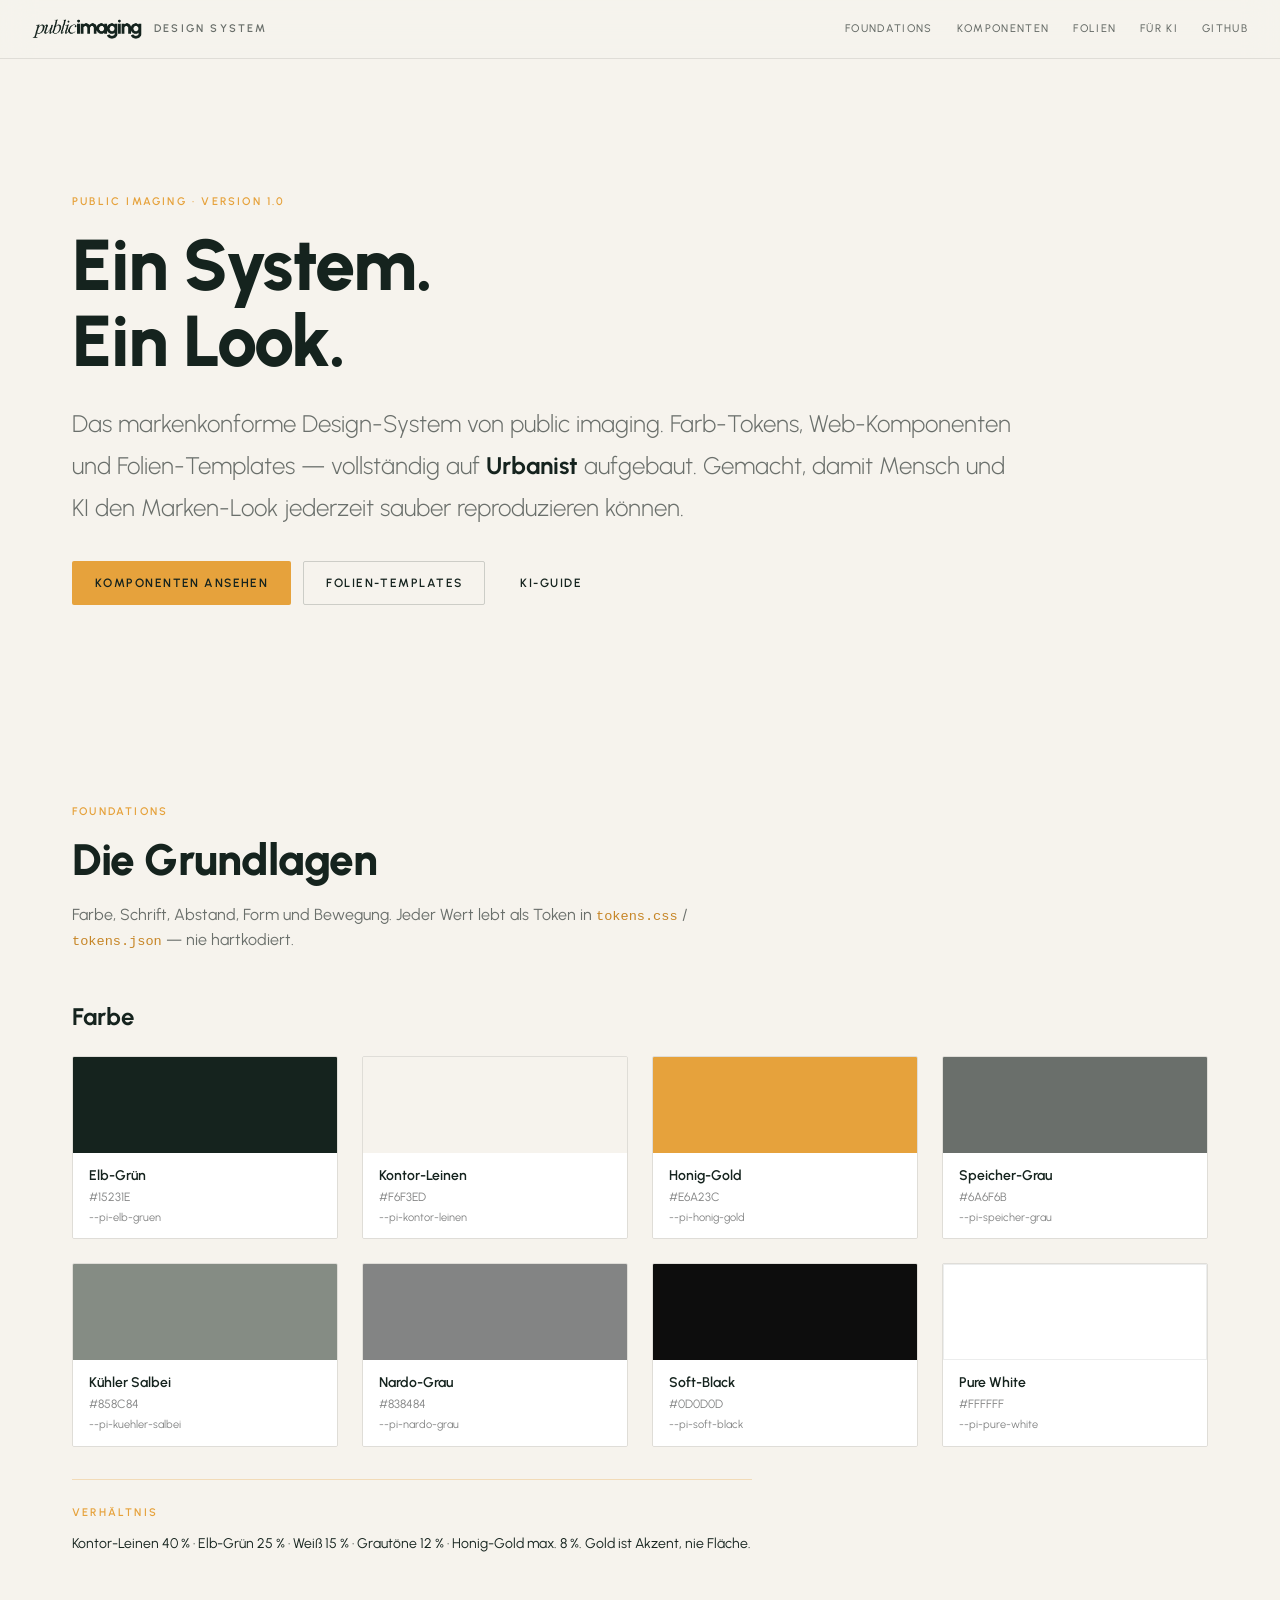
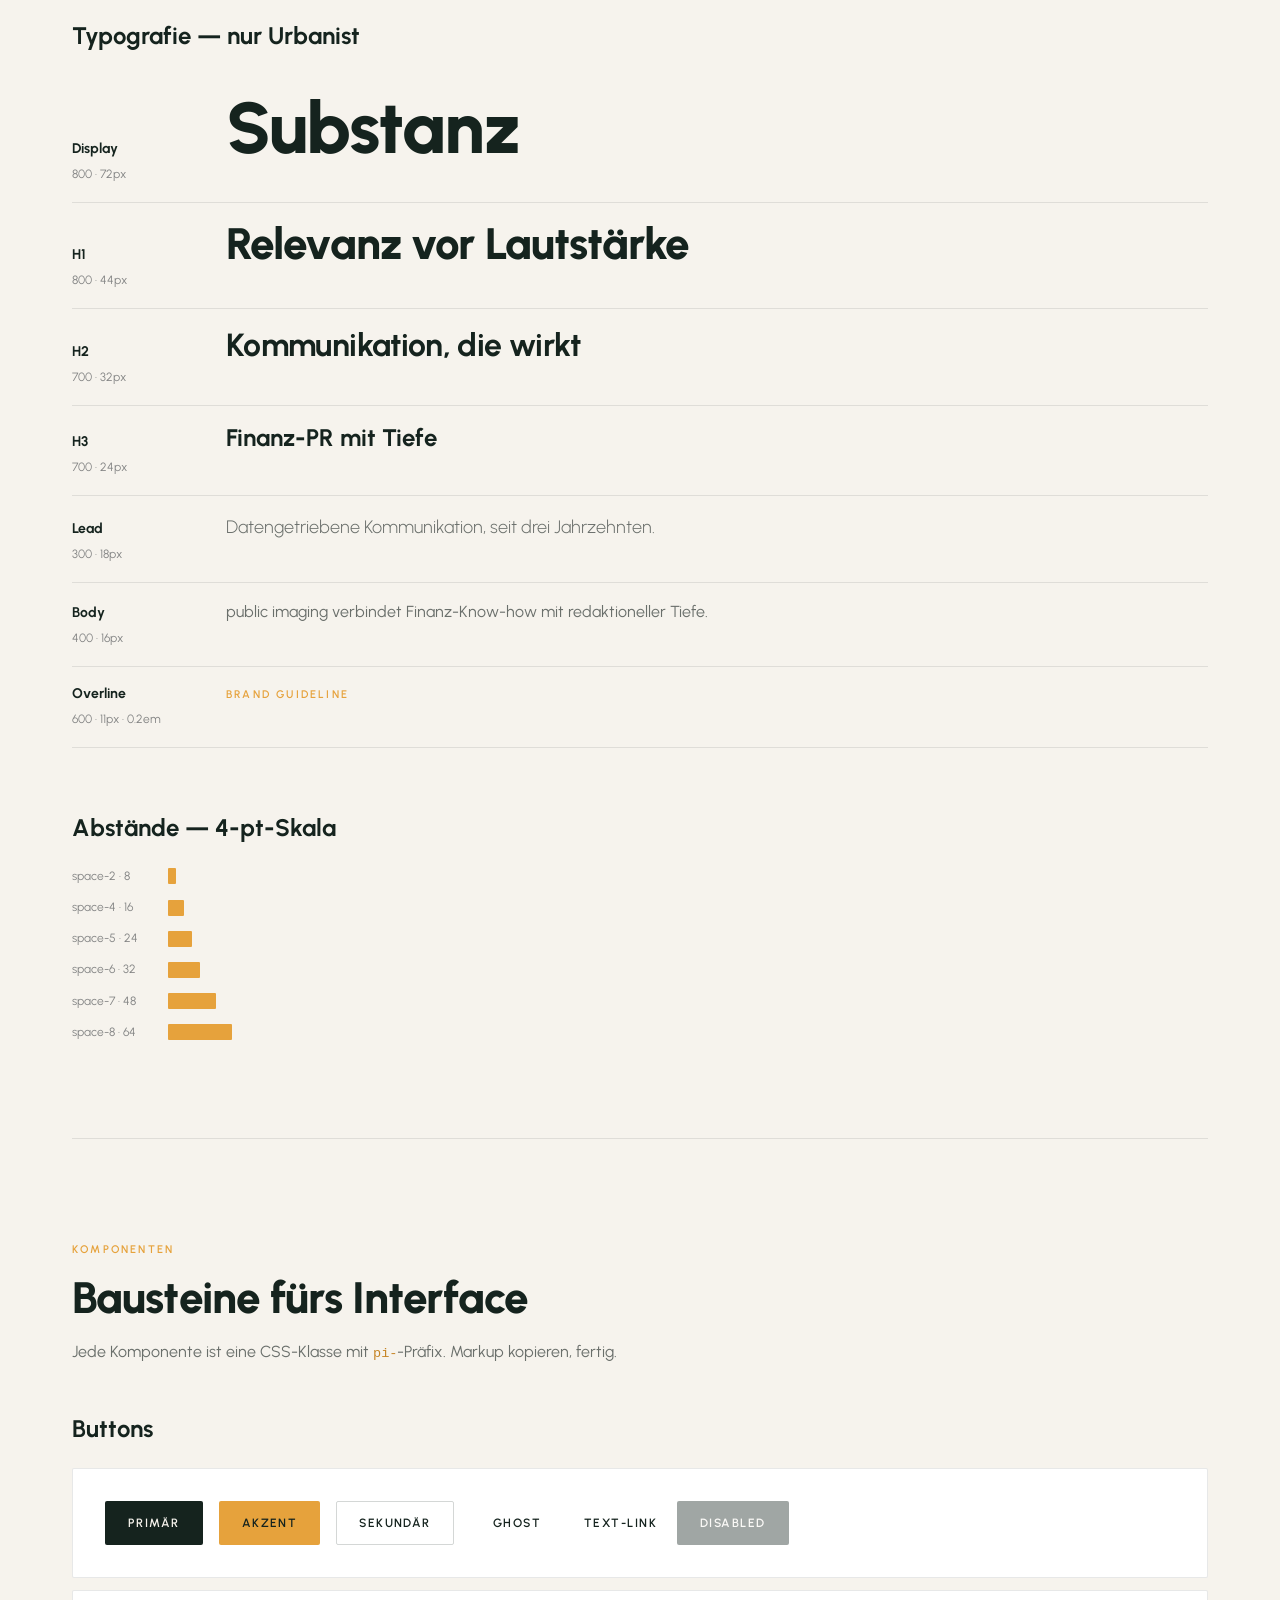
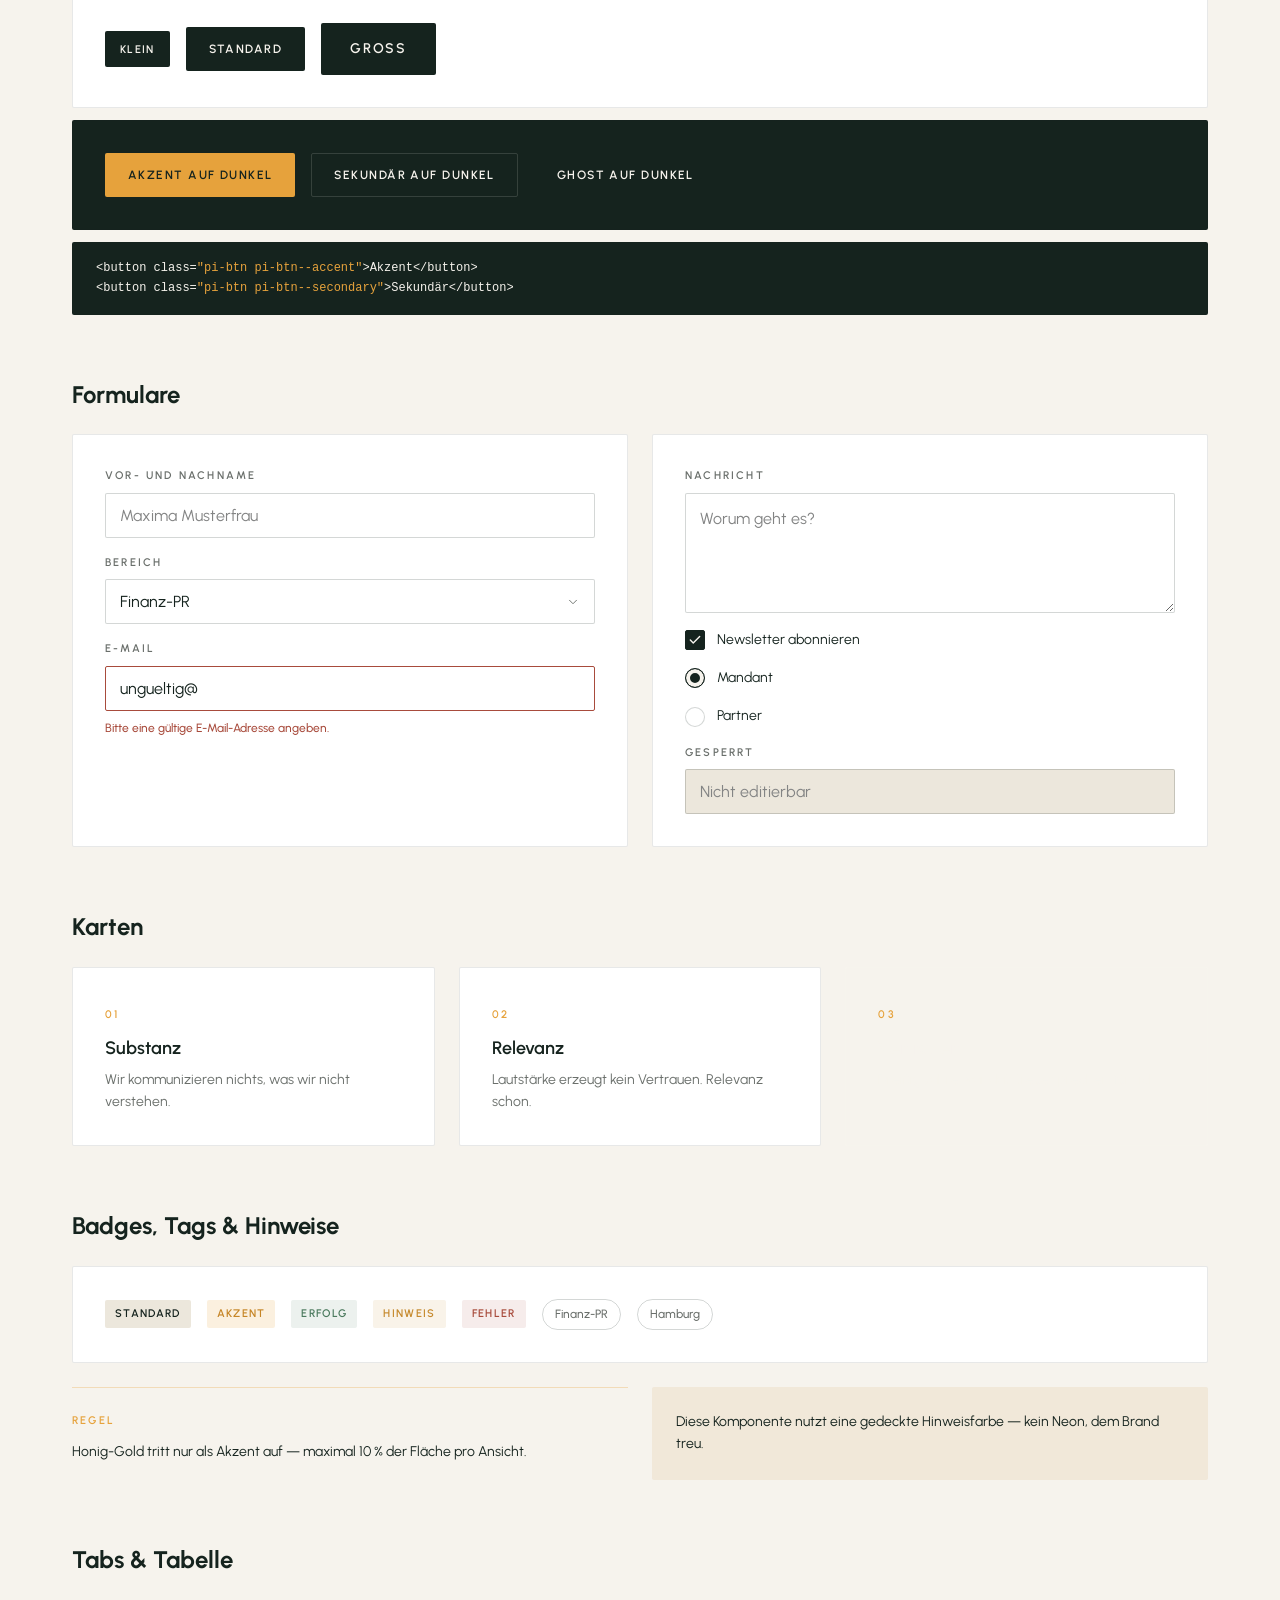
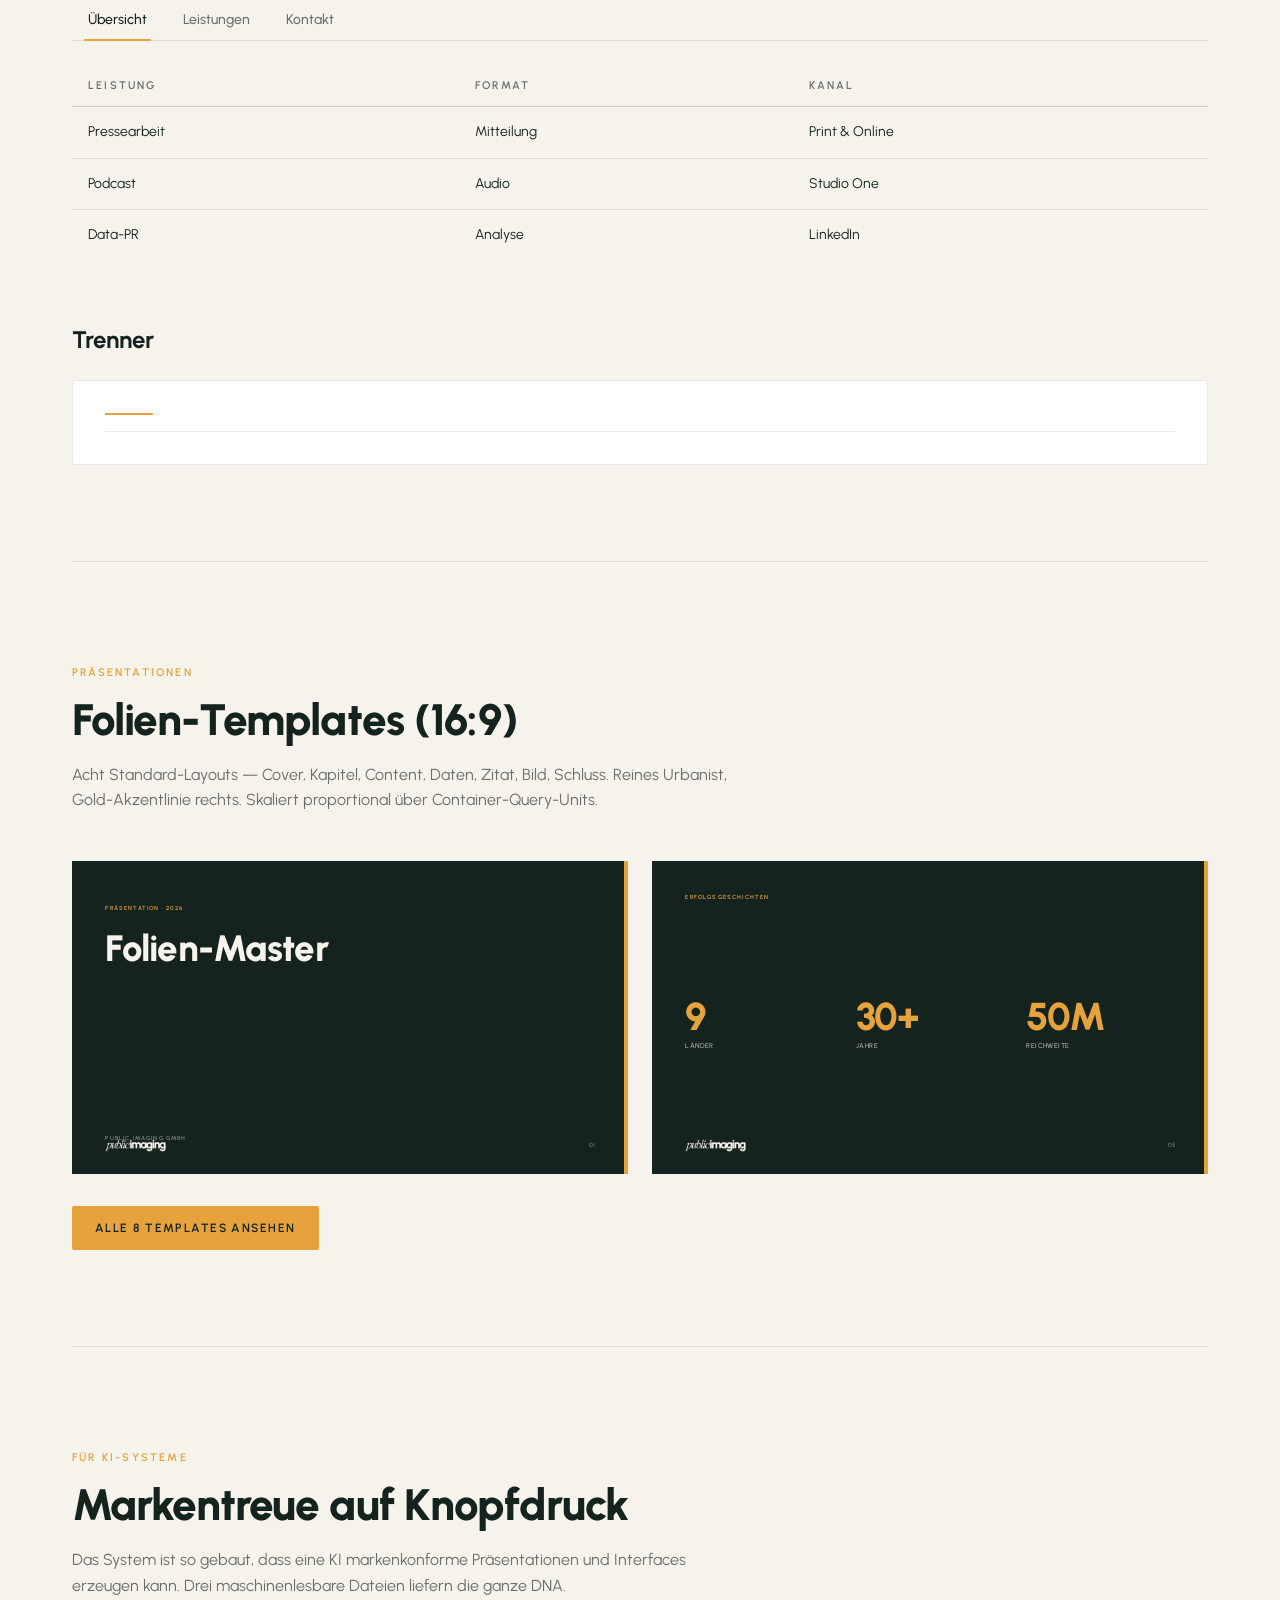
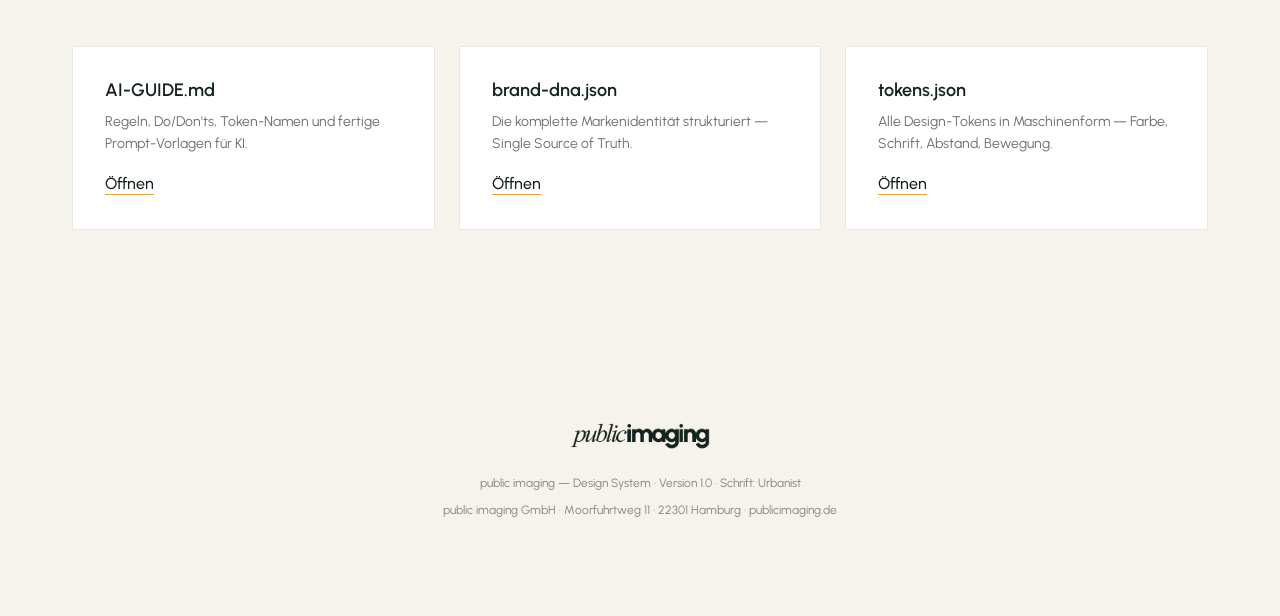
<file: index.html>
<!DOCTYPE html>
<html lang="de">
<head>
<meta charset="UTF-8">
<meta name="viewport" content="width=device-width, initial-scale=1.0">
<title>public imaging — Design System</title>
<meta name="description" content="Das markenkonforme Design-System von public imaging. Tokens, Komponenten und Folien-Templates auf Urbanist-Basis — für KI-gestützte, markentreue Präsentationen und Interfaces.">
<link rel="icon" href="assets/logo/pi-favicon-dunkel.png">
<link rel="stylesheet" href="tokens/tokens.css">
<link rel="stylesheet" href="css/design-system.css">
<link rel="stylesheet" href="css/slides.css">
<style>
  /* Doku-spezifisches Layout (nutzt die Tokens) */
  .ds-nav {
    position: sticky; top: 0; z-index: 50;
    display: flex; align-items: center; justify-content: space-between;
    padding: var(--pi-space-4) var(--pi-space-6);
    background: rgba(246, 243, 237, 0.9);
    backdrop-filter: blur(16px); -webkit-backdrop-filter: blur(16px);
    border-bottom: 1px solid var(--pi-line);
  }
  .ds-nav__brand { display: flex; align-items: center; gap: var(--pi-space-3); }
  .ds-nav__brand img { height: 22px; width: auto; }
  .ds-nav__links { display: flex; gap: var(--pi-space-5); flex-wrap: wrap; }
  @media (max-width: 760px) { .ds-nav__links { display: none; } }

  .ds-wrap { max-width: var(--pi-content-max); margin: 0 auto; padding: 0 var(--pi-space-6); }
  .ds-section { padding: var(--pi-space-9) 0; border-top: 1px solid var(--pi-line); }
  .ds-section:first-of-type { border-top: none; }
  .ds-section__head { margin-bottom: var(--pi-space-7); }

  .ds-hero { padding: var(--pi-space-10) 0 var(--pi-space-9); }

  .ds-grid { display: grid; gap: var(--pi-space-5); }
  .ds-grid--2 { grid-template-columns: repeat(2, 1fr); }
  .ds-grid--3 { grid-template-columns: repeat(3, 1fr); }
  .ds-grid--4 { grid-template-columns: repeat(4, 1fr); }
  @media (max-width: 760px) { .ds-grid--2, .ds-grid--3, .ds-grid--4 { grid-template-columns: 1fr; } }

  /* Farb-Swatch */
  .ds-swatch { border: 1px solid var(--pi-line); border-radius: var(--pi-radius-hairline); overflow: hidden; }
  .ds-swatch__color { height: 96px; }
  .ds-swatch__meta { padding: var(--pi-space-3) var(--pi-space-4); background: var(--pi-surface); }
  .ds-swatch__name { font-weight: var(--pi-weight-semibold); font-size: var(--pi-text-sm); }
  .ds-swatch__hex { font-size: var(--pi-text-xs); color: var(--pi-text-faint); font-variant-numeric: tabular-nums; }
  .ds-swatch__var { font-size: var(--pi-text-2xs); color: var(--pi-nardo-grau); margin-top: 2px; }

  /* Demo-Block + Code */
  .ds-demo {
    border: 1px solid var(--pi-line); border-radius: var(--pi-radius-hairline);
    padding: var(--pi-space-6); background: var(--pi-surface);
    display: flex; flex-wrap: wrap; gap: var(--pi-space-4); align-items: center;
  }
  .ds-demo--dark { background: var(--pi-elb-gruen); }
  .ds-demo--stack { flex-direction: column; align-items: stretch; }
  .ds-code {
    margin: var(--pi-space-3) 0 0;
    background: var(--pi-elb-gruen); color: var(--pi-kontor-leinen);
    border-radius: var(--pi-radius-hairline);
    padding: var(--pi-space-4) var(--pi-space-5);
    font-family: "SF Mono", "Fira Code", Consolas, monospace;
    font-size: var(--pi-text-xs); line-height: 1.7;
    overflow-x: auto; white-space: pre;
  }
  .ds-code .t { color: var(--pi-honig-gold); }

  .ds-label-row { margin-bottom: var(--pi-space-4); }
  .ds-type-row { display: flex; align-items: baseline; gap: var(--pi-space-5); padding: var(--pi-space-4) 0; border-bottom: 1px solid var(--pi-line); }
  .ds-type-row__meta { min-width: 130px; }
  .ds-type-row__meta b { font-size: var(--pi-text-sm); display: block; }
  .ds-type-row__meta span { font-size: var(--pi-text-xs); color: var(--pi-text-faint); }

  .ds-space-bar { background: var(--pi-honig-gold); height: 16px; border-radius: 1px; }
</style>
</head>
<body>

<!-- NAV -->
<nav class="ds-nav">
  <div class="ds-nav__brand">
    <img src="assets/logo/pi-logo-gruen.png" alt="public imaging">
    <span class="pi-kicker pi-kicker--muted" style="font-size: var(--pi-text-2xs);">Design System</span>
  </div>
  <div class="ds-nav__links">
    <a class="pi-nav-link" href="#foundations">Foundations</a>
    <a class="pi-nav-link" href="#components">Komponenten</a>
    <a class="pi-nav-link" href="#slides">Folien</a>
    <a class="pi-nav-link" href="#ai">Für KI</a>
    <a class="pi-nav-link" href="https://github.com/hpmunk-alt/public-imaging-design-system">GitHub</a>
  </div>
</nav>

<div class="ds-wrap">

  <!-- HERO -->
  <header class="ds-hero">
    <span class="pi-kicker">public imaging · Version 1.0</span>
    <h1 class="pi-display" style="margin-top: var(--pi-space-4); font-size: clamp(2.5rem, 7vw, 4.5rem);">Ein System.<br>Ein Look.</h1>
    <p class="pi-lead" style="margin-top: var(--pi-space-5); font-size: var(--pi-text-lg);">Das markenkonforme Design-System von public imaging. Farb-Tokens, Web-Komponenten und Folien-Templates — vollständig auf <strong style="color: var(--pi-elb-gruen); font-weight: var(--pi-weight-bold);">Urbanist</strong> aufgebaut. Gemacht, damit Mensch und KI den Marken-Look jederzeit sauber reproduzieren können.</p>
    <div style="display: flex; gap: var(--pi-space-3); margin-top: var(--pi-space-6); flex-wrap: wrap;">
      <a class="pi-btn pi-btn--accent" href="#components">Komponenten ansehen</a>
      <a class="pi-btn pi-btn--secondary" href="examples/slides.html">Folien-Templates</a>
      <a class="pi-btn pi-btn--ghost" href="ai/AI-GUIDE.md">KI-Guide</a>
    </div>
  </header>

  <!-- ===================== FOUNDATIONS ===================== -->
  <section class="ds-section" id="foundations">
    <div class="ds-section__head">
      <span class="pi-kicker">Foundations</span>
      <h2 class="pi-h1" style="margin-top: var(--pi-space-3);">Die Grundlagen</h2>
      <p class="pi-body" style="margin-top: var(--pi-space-4);">Farbe, Schrift, Abstand, Form und Bewegung. Jeder Wert lebt als Token in <code style="font-family: monospace; font-size: 0.85em; color: var(--pi-honig-gold-active);">tokens.css</code> / <code style="font-family: monospace; font-size: 0.85em; color: var(--pi-honig-gold-active);">tokens.json</code> — nie hartkodiert.</p>
    </div>

    <!-- Farbe -->
    <h3 class="pi-h3" style="margin-bottom: var(--pi-space-5);">Farbe</h3>
    <div class="ds-grid ds-grid--4">
      <div class="ds-swatch"><div class="ds-swatch__color" style="background:#15231E"></div><div class="ds-swatch__meta"><div class="ds-swatch__name">Elb-Grün</div><div class="ds-swatch__hex">#15231E</div><div class="ds-swatch__var">--pi-elb-gruen</div></div></div>
      <div class="ds-swatch"><div class="ds-swatch__color" style="background:#F6F3ED"></div><div class="ds-swatch__meta"><div class="ds-swatch__name">Kontor-Leinen</div><div class="ds-swatch__hex">#F6F3ED</div><div class="ds-swatch__var">--pi-kontor-leinen</div></div></div>
      <div class="ds-swatch"><div class="ds-swatch__color" style="background:#E6A23C"></div><div class="ds-swatch__meta"><div class="ds-swatch__name">Honig-Gold</div><div class="ds-swatch__hex">#E6A23C</div><div class="ds-swatch__var">--pi-honig-gold</div></div></div>
      <div class="ds-swatch"><div class="ds-swatch__color" style="background:#6A6F6B"></div><div class="ds-swatch__meta"><div class="ds-swatch__name">Speicher-Grau</div><div class="ds-swatch__hex">#6A6F6B</div><div class="ds-swatch__var">--pi-speicher-grau</div></div></div>
      <div class="ds-swatch"><div class="ds-swatch__color" style="background:#858C84"></div><div class="ds-swatch__meta"><div class="ds-swatch__name">Kühler Salbei</div><div class="ds-swatch__hex">#858C84</div><div class="ds-swatch__var">--pi-kuehler-salbei</div></div></div>
      <div class="ds-swatch"><div class="ds-swatch__color" style="background:#838484"></div><div class="ds-swatch__meta"><div class="ds-swatch__name">Nardo-Grau</div><div class="ds-swatch__hex">#838484</div><div class="ds-swatch__var">--pi-nardo-grau</div></div></div>
      <div class="ds-swatch"><div class="ds-swatch__color" style="background:#0D0D0D"></div><div class="ds-swatch__meta"><div class="ds-swatch__name">Soft-Black</div><div class="ds-swatch__hex">#0D0D0D</div><div class="ds-swatch__var">--pi-soft-black</div></div></div>
      <div class="ds-swatch"><div class="ds-swatch__color" style="background:#FFFFFF; box-shadow: inset 0 0 0 1px rgba(21,35,30,0.08)"></div><div class="ds-swatch__meta"><div class="ds-swatch__name">Pure White</div><div class="ds-swatch__hex">#FFFFFF</div><div class="ds-swatch__var">--pi-pure-white</div></div></div>
    </div>
    <div class="pi-note" style="margin-top: var(--pi-space-6);">
      <span class="pi-note__kicker">Verhältnis</span>
      <p class="pi-note__body">Kontor-Leinen 40 % · Elb-Grün 25 % · Weiß 15 % · Grautöne 12 % · Honig-Gold max. 8 %. Gold ist Akzent, nie Fläche.</p>
    </div>

    <!-- Typografie -->
    <h3 class="pi-h3" style="margin: var(--pi-space-8) 0 var(--pi-space-5);">Typografie — nur Urbanist</h3>
    <div>
      <div class="ds-type-row"><div class="ds-type-row__meta"><b>Display</b><span>800 · 72px</span></div><div class="pi-display">Substanz</div></div>
      <div class="ds-type-row"><div class="ds-type-row__meta"><b>H1</b><span>800 · 44px</span></div><div class="pi-h1">Relevanz vor Lautstärke</div></div>
      <div class="ds-type-row"><div class="ds-type-row__meta"><b>H2</b><span>700 · 32px</span></div><div class="pi-h2">Kommunikation, die wirkt</div></div>
      <div class="ds-type-row"><div class="ds-type-row__meta"><b>H3</b><span>700 · 24px</span></div><div class="pi-h3">Finanz-PR mit Tiefe</div></div>
      <div class="ds-type-row"><div class="ds-type-row__meta"><b>Lead</b><span>300 · 18px</span></div><div class="pi-lead" style="margin:0;">Datengetriebene Kommunikation, seit drei Jahrzehnten.</div></div>
      <div class="ds-type-row"><div class="ds-type-row__meta"><b>Body</b><span>400 · 16px</span></div><div class="pi-body" style="margin:0;">public imaging verbindet Finanz-Know-how mit redaktioneller Tiefe.</div></div>
      <div class="ds-type-row"><div class="ds-type-row__meta"><b>Overline</b><span>600 · 11px · 0.2em</span></div><div class="pi-kicker">Brand Guideline</div></div>
    </div>

    <!-- Abstände -->
    <h3 class="pi-h3" style="margin: var(--pi-space-8) 0 var(--pi-space-5);">Abstände — 4-pt-Skala</h3>
    <div style="display: flex; flex-direction: column; gap: var(--pi-space-3);">
      <div style="display:flex; align-items:center; gap: var(--pi-space-4);"><span class="pi-caption" style="min-width: 80px;">space-2 · 8</span><div class="ds-space-bar" style="width:8px"></div></div>
      <div style="display:flex; align-items:center; gap: var(--pi-space-4);"><span class="pi-caption" style="min-width: 80px;">space-4 · 16</span><div class="ds-space-bar" style="width:16px"></div></div>
      <div style="display:flex; align-items:center; gap: var(--pi-space-4);"><span class="pi-caption" style="min-width: 80px;">space-5 · 24</span><div class="ds-space-bar" style="width:24px"></div></div>
      <div style="display:flex; align-items:center; gap: var(--pi-space-4);"><span class="pi-caption" style="min-width: 80px;">space-6 · 32</span><div class="ds-space-bar" style="width:32px"></div></div>
      <div style="display:flex; align-items:center; gap: var(--pi-space-4);"><span class="pi-caption" style="min-width: 80px;">space-7 · 48</span><div class="ds-space-bar" style="width:48px"></div></div>
      <div style="display:flex; align-items:center; gap: var(--pi-space-4);"><span class="pi-caption" style="min-width: 80px;">space-8 · 64</span><div class="ds-space-bar" style="width:64px"></div></div>
    </div>
  </section>

  <!-- ===================== KOMPONENTEN ===================== -->
  <section class="ds-section" id="components">
    <div class="ds-section__head">
      <span class="pi-kicker">Komponenten</span>
      <h2 class="pi-h1" style="margin-top: var(--pi-space-3);">Bausteine fürs Interface</h2>
      <p class="pi-body" style="margin-top: var(--pi-space-4);">Jede Komponente ist eine CSS-Klasse mit <code style="font-family:monospace;font-size:.85em;color:var(--pi-honig-gold-active);">pi-</code>-Präfix. Markup kopieren, fertig.</p>
    </div>

    <!-- Buttons -->
    <h3 class="pi-h3" style="margin-bottom: var(--pi-space-5);">Buttons</h3>
    <div class="ds-demo">
      <button class="pi-btn">Primär</button>
      <button class="pi-btn pi-btn--accent">Akzent</button>
      <button class="pi-btn pi-btn--secondary">Sekundär</button>
      <button class="pi-btn pi-btn--ghost">Ghost</button>
      <button class="pi-btn pi-btn--text">Text-Link</button>
      <button class="pi-btn" disabled>Disabled</button>
    </div>
    <div class="ds-demo" style="margin-top: var(--pi-space-3);">
      <button class="pi-btn pi-btn--sm">Klein</button>
      <button class="pi-btn">Standard</button>
      <button class="pi-btn pi-btn--lg">Groß</button>
    </div>
    <div class="ds-demo ds-demo--dark pi-on-dark" style="margin-top: var(--pi-space-3);">
      <button class="pi-btn pi-btn--accent">Akzent auf Dunkel</button>
      <button class="pi-btn pi-btn--secondary">Sekundär auf Dunkel</button>
      <button class="pi-btn pi-btn--ghost">Ghost auf Dunkel</button>
    </div>
    <pre class="ds-code">&lt;button class=<span class="t">"pi-btn pi-btn--accent"</span>&gt;Akzent&lt;/button&gt;
&lt;button class=<span class="t">"pi-btn pi-btn--secondary"</span>&gt;Sekundär&lt;/button&gt;</pre>

    <!-- Formulare -->
    <h3 class="pi-h3" style="margin: var(--pi-space-8) 0 var(--pi-space-5);">Formulare</h3>
    <div class="ds-grid ds-grid--2">
      <div class="ds-demo ds-demo--stack">
        <div class="pi-field"><label class="pi-label" for="d1">Vor- und Nachname</label><input class="pi-input" id="d1" placeholder="Maxima Musterfrau"></div>
        <div class="pi-field"><label class="pi-label" for="d2">Bereich</label>
          <select class="pi-select" id="d2"><option>Finanz-PR</option><option>Content &amp; Event</option><option>Marketing</option></select></div>
        <div class="pi-field pi-field--error"><label class="pi-label" for="d3">E-Mail</label><input class="pi-input" id="d3" value="ungueltig@" aria-invalid="true"><span class="pi-error">Bitte eine gültige E-Mail-Adresse angeben.</span></div>
      </div>
      <div class="ds-demo ds-demo--stack">
        <div class="pi-field"><label class="pi-label" for="d4">Nachricht</label><textarea class="pi-textarea" id="d4" placeholder="Worum geht es?"></textarea></div>
        <label class="pi-check"><input type="checkbox" checked> Newsletter abonnieren</label>
        <label class="pi-check"><input type="radio" name="r" checked> Mandant</label>
        <label class="pi-check"><input type="radio" name="r"> Partner</label>
        <div class="pi-field"><label class="pi-label" for="d5">Gesperrt</label><input class="pi-input" id="d5" value="Nicht editierbar" disabled></div>
      </div>
    </div>

    <!-- Karten -->
    <h3 class="pi-h3" style="margin: var(--pi-space-8) 0 var(--pi-space-5);">Karten</h3>
    <div class="ds-grid ds-grid--3">
      <article class="pi-card pi-card--interactive">
        <span class="pi-kicker">01</span>
        <h4 class="pi-h4" style="margin-top: var(--pi-space-3);">Substanz</h4>
        <p class="pi-body" style="margin-top: var(--pi-space-2); font-size: var(--pi-text-sm);">Wir kommunizieren nichts, was wir nicht verstehen.</p>
      </article>
      <article class="pi-card pi-card--interactive">
        <span class="pi-kicker">02</span>
        <h4 class="pi-h4" style="margin-top: var(--pi-space-3);">Relevanz</h4>
        <p class="pi-body" style="margin-top: var(--pi-space-2); font-size: var(--pi-text-sm);">Lautstärke erzeugt kein Vertrauen. Relevanz schon.</p>
      </article>
      <article class="pi-card pi-card--dark">
        <span class="pi-kicker">03</span>
        <h4 class="pi-h4" style="margin-top: var(--pi-space-3); color: var(--pi-kontor-leinen);">Vertrauen</h4>
        <p class="pi-body pi-on-dark" style="margin-top: var(--pi-space-2); font-size: var(--pi-text-sm);">Dreißig Jahre Mandatstreue sprechen für sich.</p>
      </article>
    </div>

    <!-- Badges, Tags, Note, Callouts -->
    <h3 class="pi-h3" style="margin: var(--pi-space-8) 0 var(--pi-space-5);">Badges, Tags &amp; Hinweise</h3>
    <div class="ds-demo">
      <span class="pi-badge">Standard</span>
      <span class="pi-badge pi-badge--accent">Akzent</span>
      <span class="pi-badge pi-badge--positive">Erfolg</span>
      <span class="pi-badge pi-badge--caution">Hinweis</span>
      <span class="pi-badge pi-badge--critical">Fehler</span>
      <span class="pi-tag">Finanz-PR</span>
      <span class="pi-tag">Hamburg</span>
    </div>
    <div class="ds-grid ds-grid--2" style="margin-top: var(--pi-space-5);">
      <div class="pi-note"><span class="pi-note__kicker">Regel</span><p class="pi-note__body">Honig-Gold tritt nur als Akzent auf — maximal 10 % der Fläche pro Ansicht.</p></div>
      <div class="pi-callout pi-callout--caution">Diese Komponente nutzt eine gedeckte Hinweisfarbe — kein Neon, dem Brand treu.</div>
    </div>

    <!-- Tabs + Tabelle -->
    <h3 class="pi-h3" style="margin: var(--pi-space-8) 0 var(--pi-space-5);">Tabs &amp; Tabelle</h3>
    <div class="pi-tabs" role="tablist">
      <button class="pi-tab" role="tab" aria-selected="true">Übersicht</button>
      <button class="pi-tab" role="tab" aria-selected="false">Leistungen</button>
      <button class="pi-tab" role="tab" aria-selected="false">Kontakt</button>
    </div>
    <table class="pi-table" style="margin-top: var(--pi-space-5);">
      <thead><tr><th>Leistung</th><th>Format</th><th>Kanal</th></tr></thead>
      <tbody>
        <tr><td>Pressearbeit</td><td>Mitteilung</td><td>Print &amp; Online</td></tr>
        <tr><td>Podcast</td><td>Audio</td><td>Studio One</td></tr>
        <tr><td>Data-PR</td><td>Analyse</td><td>LinkedIn</td></tr>
      </tbody>
    </table>

    <!-- Trenner -->
    <h3 class="pi-h3" style="margin: var(--pi-space-8) 0 var(--pi-space-5);">Trenner</h3>
    <div class="ds-demo ds-demo--stack">
      <hr class="pi-divider">
      <hr class="pi-hairline">
    </div>
  </section>

  <!-- ===================== FOLIEN ===================== -->
  <section class="ds-section" id="slides">
    <div class="ds-section__head">
      <span class="pi-kicker">Präsentationen</span>
      <h2 class="pi-h1" style="margin-top: var(--pi-space-3);">Folien-Templates (16:9)</h2>
      <p class="pi-body" style="margin-top: var(--pi-space-4);">Acht Standard-Layouts — Cover, Kapitel, Content, Daten, Zitat, Bild, Schluss. Reines Urbanist, Gold-Akzentlinie rechts. Skaliert proportional über Container-Query-Units.</p>
    </div>
    <div class="ds-grid ds-grid--2">
      <div class="pi-slide pi-slide--gruen pi-slide--accent">
        <div class="pi-slide__inner pi-slide__inner--between pi-on-dark">
          <div><span class="pi-slide-overline">Präsentation · 2026</span><h3 class="pi-slide-title" style="margin-top:2cqw;">Folien-Master</h3></div>
          <div class="pi-slide-kicker">public imaging GmbH</div>
        </div>
        <div class="pi-slide-footer pi-on-dark"><img class="pi-slide-footer__logo" src="assets/logo/pi-logo-weiss.png" alt=""><span class="pi-slide-footer__page">01</span></div>
      </div>
      <div class="pi-slide pi-slide--gruen pi-slide--accent">
        <div class="pi-slide__inner pi-on-dark">
          <span class="pi-slide-overline">Erfolgsgeschichten</span>
          <div class="pi-slide-stats" style="margin-top:1cqw;">
            <div><div class="pi-slide-stat">9</div><div class="pi-slide-stat-label">Länder</div></div>
            <div><div class="pi-slide-stat">30+</div><div class="pi-slide-stat-label">Jahre</div></div>
            <div><div class="pi-slide-stat">50M</div><div class="pi-slide-stat-label">Reichweite</div></div>
          </div>
        </div>
        <div class="pi-slide-footer pi-on-dark"><img class="pi-slide-footer__logo" src="assets/logo/pi-logo-weiss.png" alt=""><span class="pi-slide-footer__page">05</span></div>
      </div>
    </div>
    <div style="margin-top: var(--pi-space-6);">
      <a class="pi-btn pi-btn--accent" href="examples/slides.html">Alle 8 Templates ansehen</a>
    </div>
  </section>

  <!-- ===================== FÜR KI ===================== -->
  <section class="ds-section" id="ai">
    <div class="ds-section__head">
      <span class="pi-kicker">Für KI-Systeme</span>
      <h2 class="pi-h1" style="margin-top: var(--pi-space-3);">Markentreue auf Knopfdruck</h2>
      <p class="pi-body" style="margin-top: var(--pi-space-4);">Das System ist so gebaut, dass eine KI markenkonforme Präsentationen und Interfaces erzeugen kann. Drei maschinenlesbare Dateien liefern die ganze DNA.</p>
    </div>
    <div class="ds-grid ds-grid--3">
      <article class="pi-card">
        <h4 class="pi-h4">AI-GUIDE.md</h4>
        <p class="pi-body" style="margin-top: var(--pi-space-2); font-size: var(--pi-text-sm);">Regeln, Do/Don'ts, Token-Namen und fertige Prompt-Vorlagen für KI.</p>
        <div style="margin-top: var(--pi-space-4);"><a class="pi-link" href="ai/AI-GUIDE.md">Öffnen</a></div>
      </article>
      <article class="pi-card">
        <h4 class="pi-h4">brand-dna.json</h4>
        <p class="pi-body" style="margin-top: var(--pi-space-2); font-size: var(--pi-text-sm);">Die komplette Markenidentität strukturiert — Single Source of Truth.</p>
        <div style="margin-top: var(--pi-space-4);"><a class="pi-link" href="ai/brand-dna.json">Öffnen</a></div>
      </article>
      <article class="pi-card">
        <h4 class="pi-h4">tokens.json</h4>
        <p class="pi-body" style="margin-top: var(--pi-space-2); font-size: var(--pi-text-sm);">Alle Design-Tokens in Maschinenform — Farbe, Schrift, Abstand, Bewegung.</p>
        <div style="margin-top: var(--pi-space-4);"><a class="pi-link" href="tokens/tokens.json">Öffnen</a></div>
      </article>
    </div>
  </section>

  <!-- FOOTER -->
  <footer class="ds-section" style="text-align: center; padding-bottom: var(--pi-space-9);">
    <img src="assets/logo/pi-logo-gruen.png" alt="public imaging" style="height: 28px; width: auto; margin: 0 auto var(--pi-space-5);">
    <p class="pi-caption">public imaging — Design System · Version 1.0 · Schrift: Urbanist</p>
    <p class="pi-caption" style="margin-top: var(--pi-space-2);">public imaging GmbH · Moorfuhrtweg 11 · 22301 Hamburg · publicimaging.de</p>
  </footer>

</div>

<script>
  // Tabs-Demo (nur Aktivzustand umschalten)
  document.querySelectorAll('.pi-tabs').forEach(function (list) {
    var tabs = list.querySelectorAll('.pi-tab');
    tabs.forEach(function (tab) {
      tab.addEventListener('click', function () {
        tabs.forEach(function (t) { t.setAttribute('aria-selected', 'false'); });
        tab.setAttribute('aria-selected', 'true');
      });
    });
  });
</script>
</body>
</html>
</file>
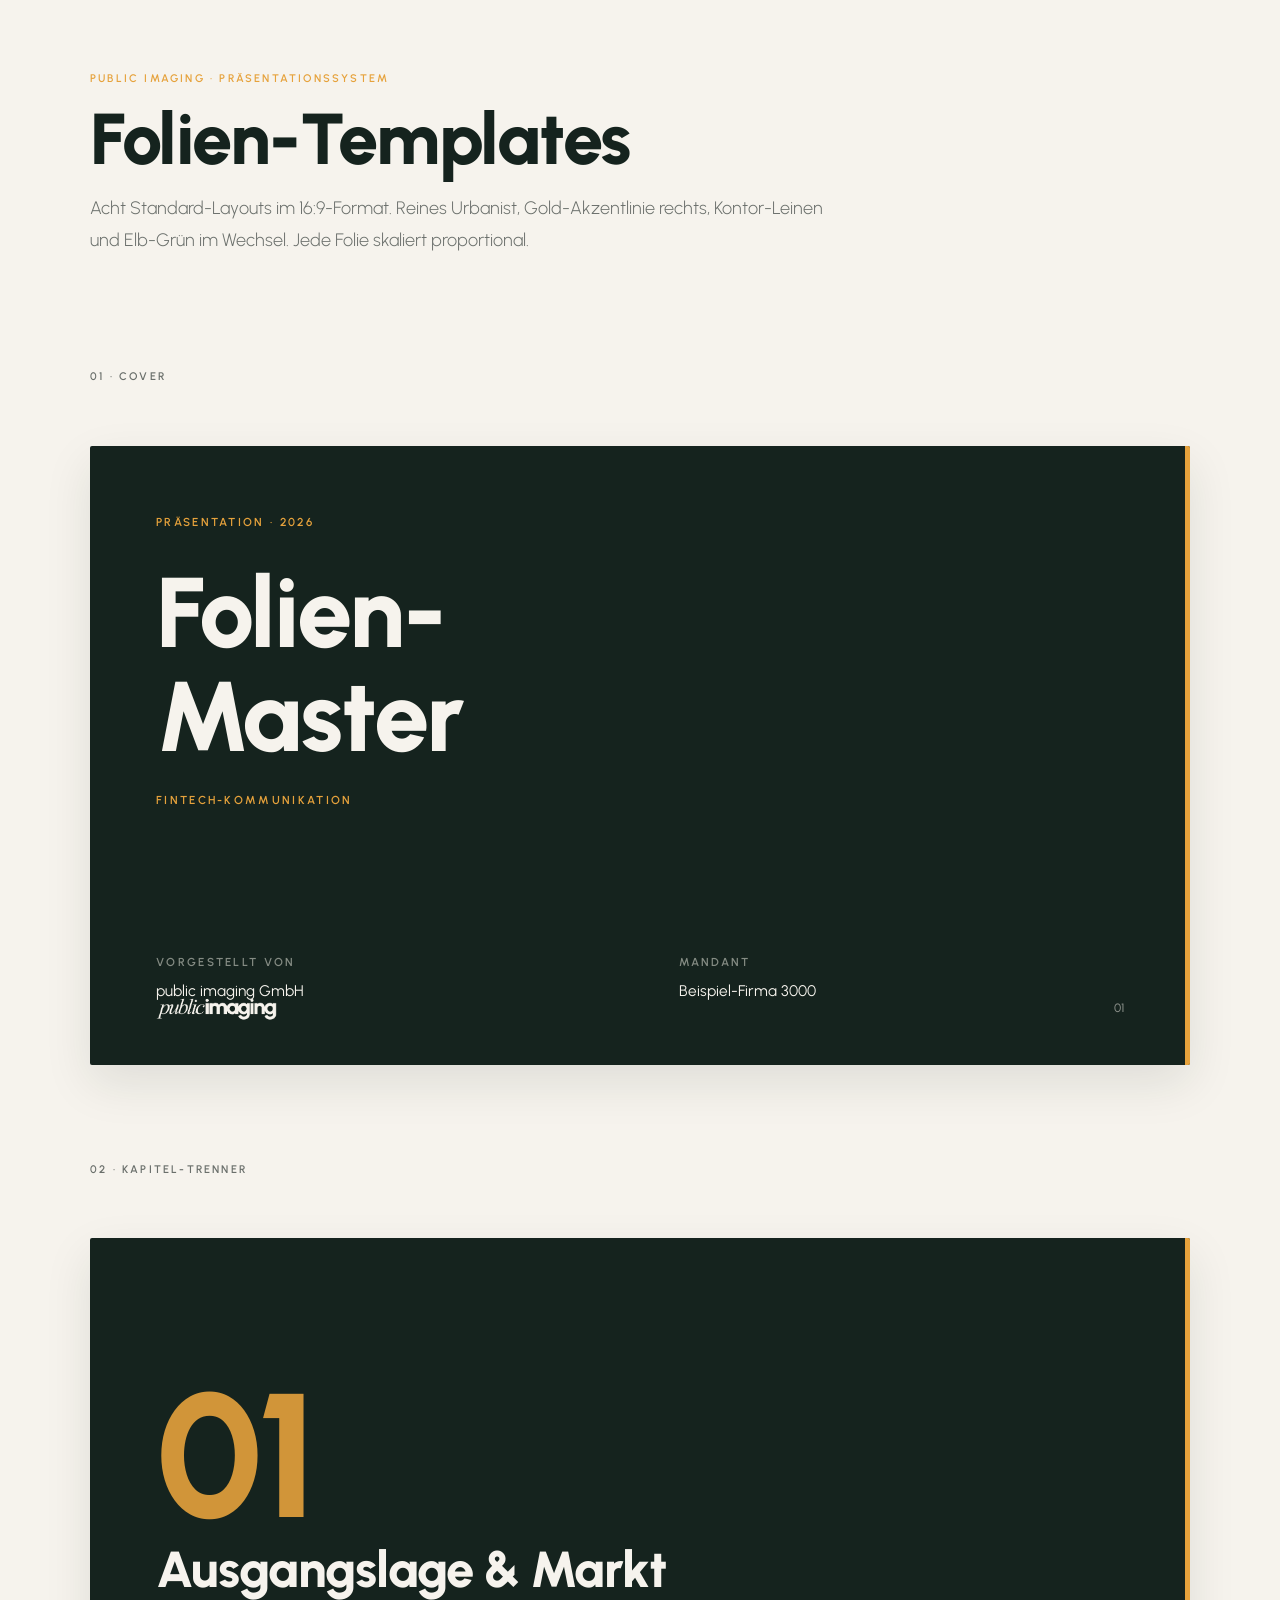
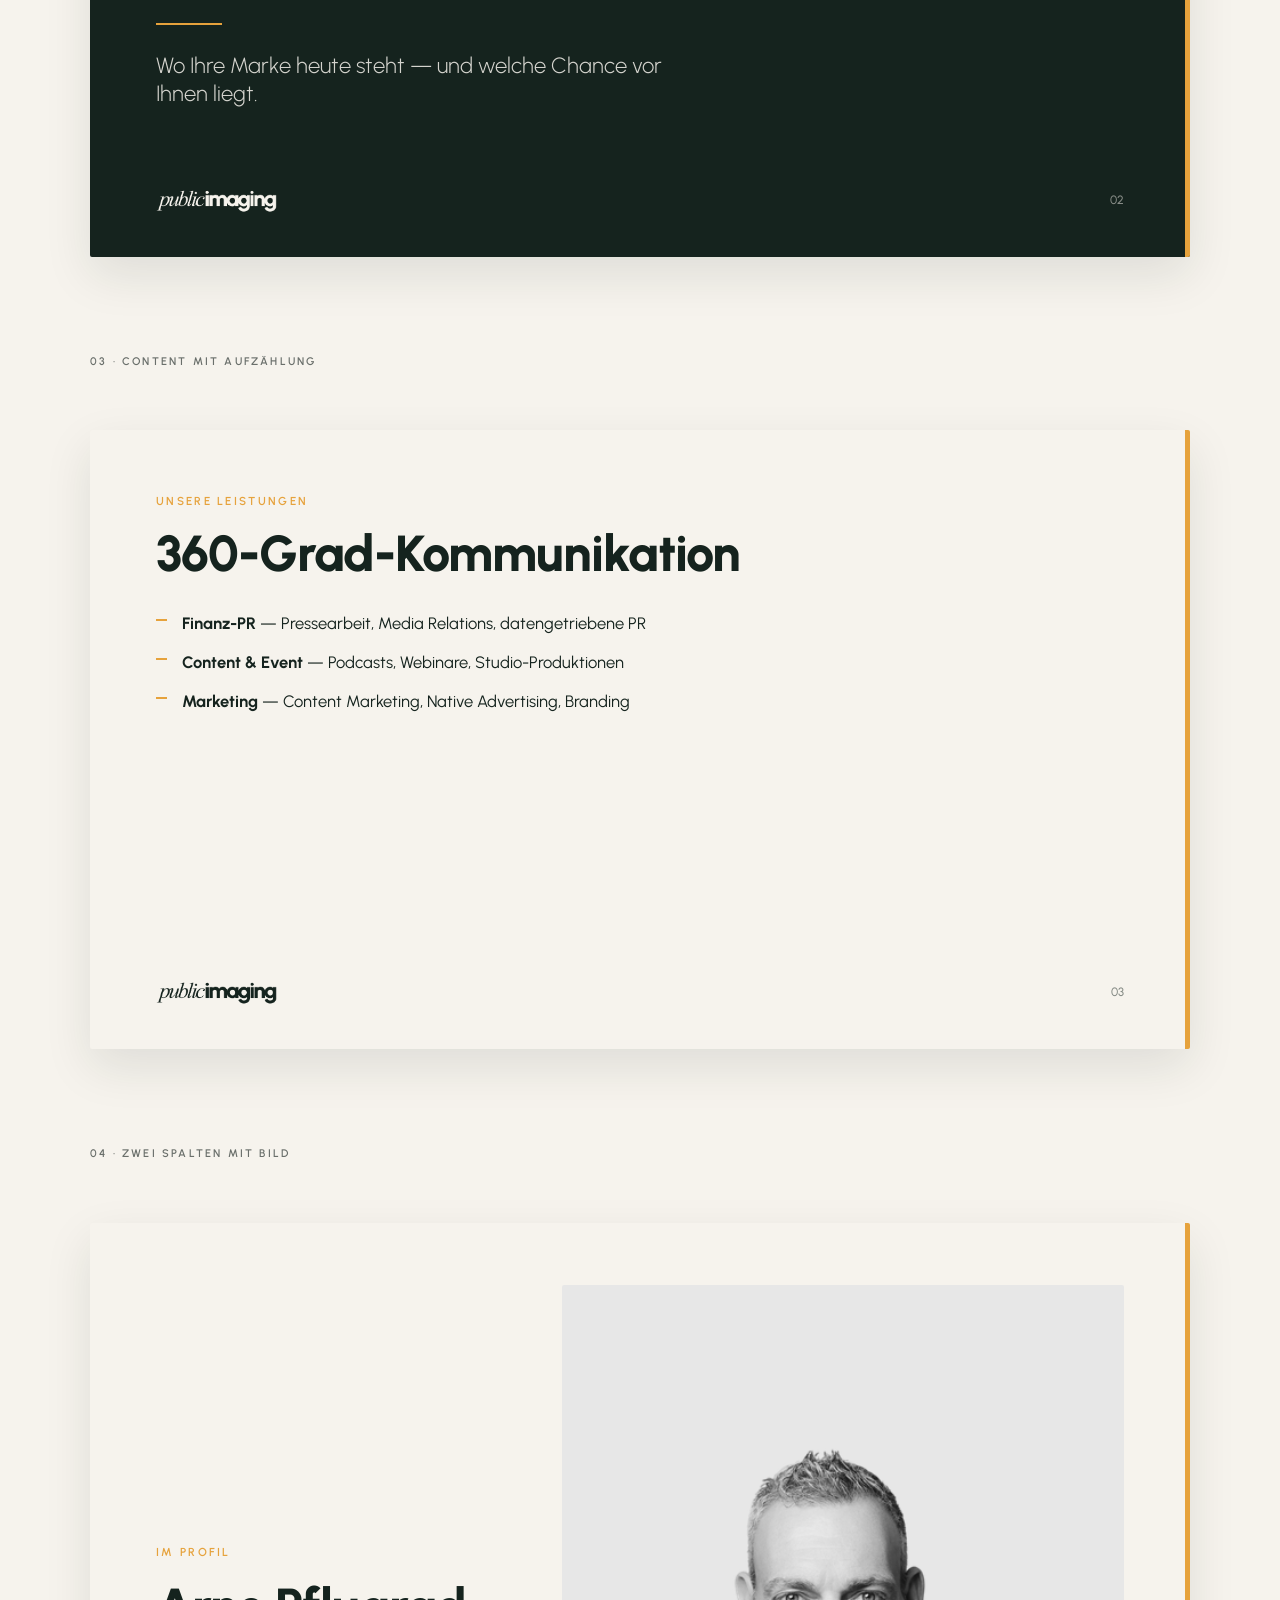
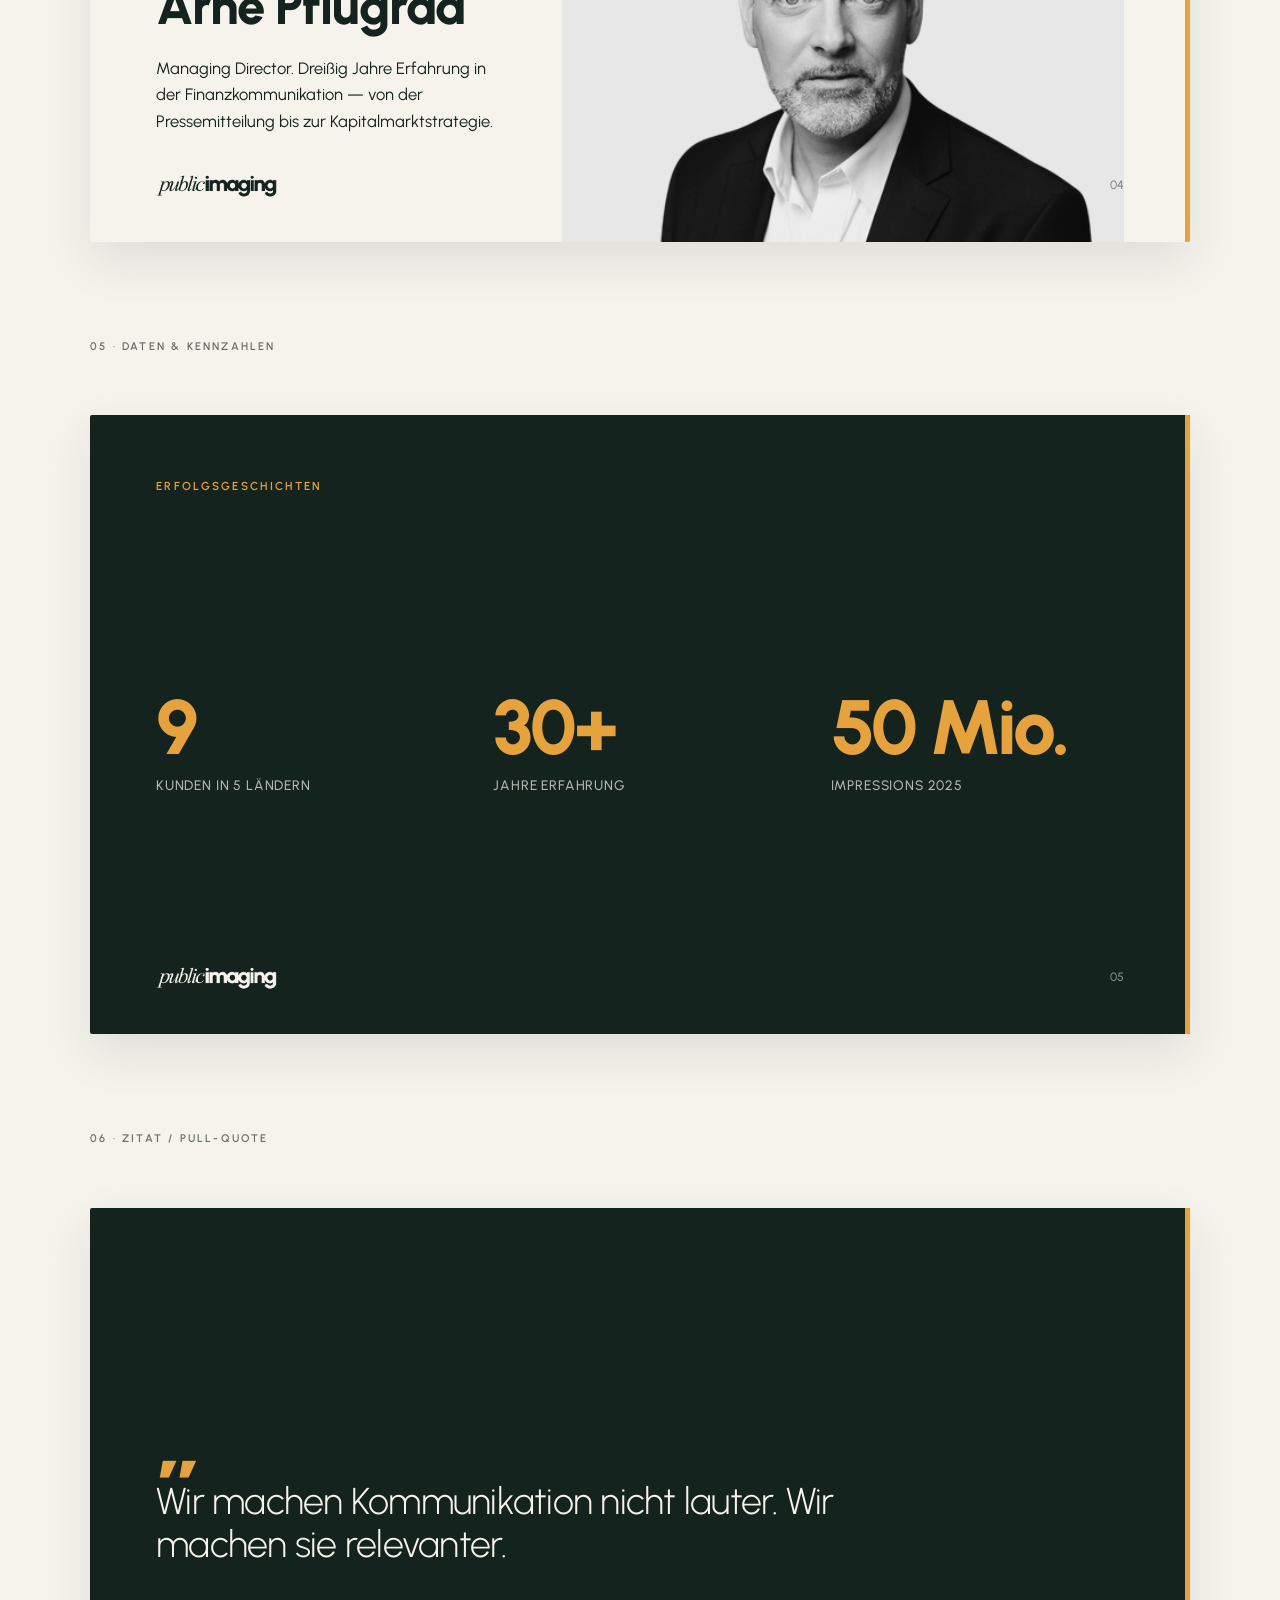
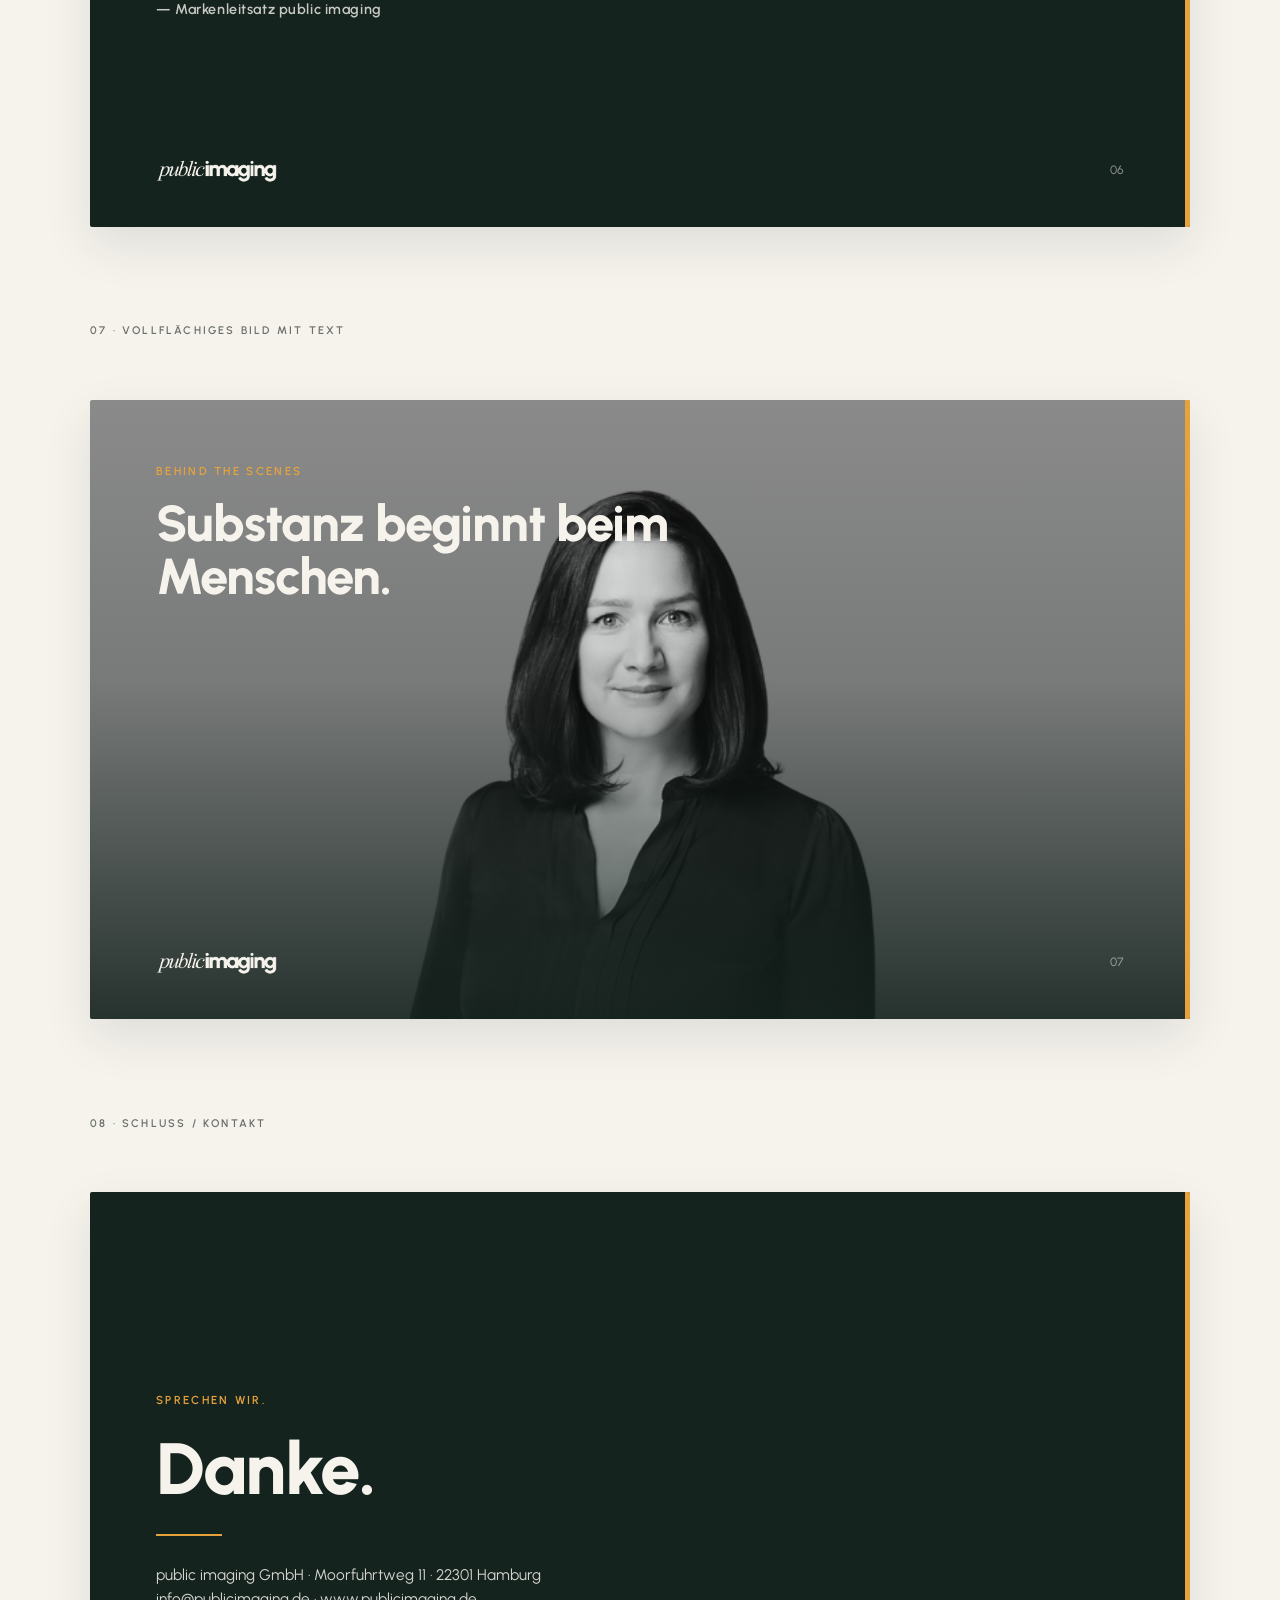
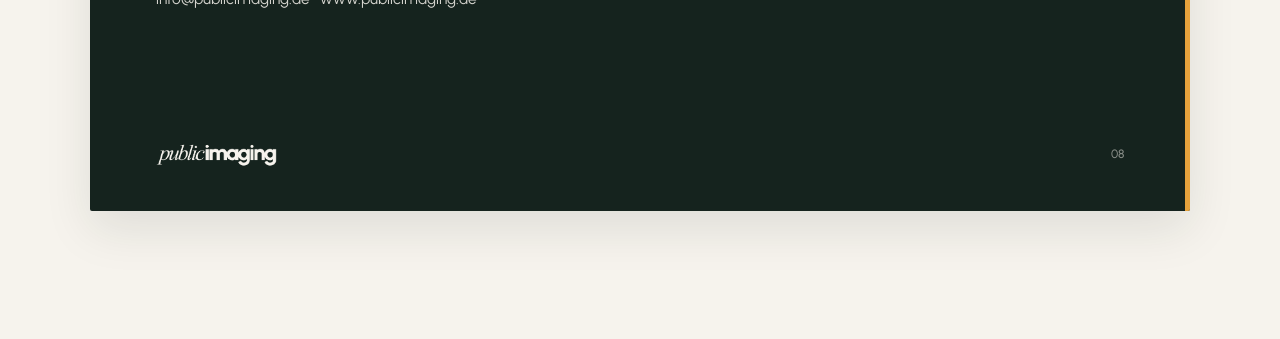
<file: examples/slides.html>
<!DOCTYPE html>
<html lang="de">
<head>
<meta charset="UTF-8">
<meta name="viewport" content="width=device-width, initial-scale=1.0">
<title>public imaging — Folien-Templates</title>
<link rel="icon" href="../assets/logo/pi-favicon-dunkel.png">
<link rel="stylesheet" href="../tokens/tokens.css">
<link rel="stylesheet" href="../css/design-system.css">
<link rel="stylesheet" href="../css/slides.css">
<style>
  body { padding: var(--pi-space-8) var(--pi-space-6) var(--pi-space-10); }
  .wrap { max-width: 1100px; margin: 0 auto; }
  .page-head { margin-bottom: var(--pi-space-8); }
  .tpl-label { margin: var(--pi-space-7) 0 var(--pi-space-3); }
</style>
</head>
<body>
<div class="wrap">

  <header class="page-head">
    <span class="pi-kicker">public imaging · Präsentationssystem</span>
    <h1 class="pi-display" style="margin-top: var(--pi-space-3);">Folien-Templates</h1>
    <p class="pi-lead" style="margin-top: var(--pi-space-4);">Acht Standard-Layouts im 16:9-Format. Reines Urbanist, Gold-Akzentlinie rechts, Kontor-Leinen und Elb-Grün im Wechsel. Jede Folie skaliert proportional.</p>
  </header>

  <div class="pi-deck">

    <!-- 1 · COVER -->
    <p class="tpl-label pi-kicker pi-kicker--muted">01 · Cover</p>
    <div class="pi-slide pi-slide--gruen pi-slide--accent">
      <div class="pi-slide__inner pi-slide__inner--between pi-on-dark">
        <div>
          <span class="pi-slide-overline">Präsentation · 2026</span>
          <h2 class="pi-slide-title pi-slide-title--xl" style="margin-top: 2.5cqw;">Folien-<br>Master</h2>
          <p class="pi-slide-kicker" style="margin-top: 2cqw; color: var(--pi-honig-gold);">Fintech-Kommunikation</p>
        </div>
        <div style="display: grid; grid-template-columns: auto auto; gap: 6cqw;">
          <div><div class="pi-slide-kicker">Vorgestellt von</div><div style="font-size:1.4cqw; margin-top:0.6cqw;">public imaging GmbH</div></div>
          <div><div class="pi-slide-kicker">Mandant</div><div style="font-size:1.4cqw; margin-top:0.6cqw;">Beispiel-Firma 3000</div></div>
        </div>
      </div>
      <div class="pi-slide-footer pi-on-dark">
        <img class="pi-slide-footer__logo" src="../assets/logo/pi-logo-weiss.png" alt="public imaging">
        <span class="pi-slide-footer__page">01</span>
      </div>
    </div>

    <!-- 2 · KAPITEL-TRENNER -->
    <p class="tpl-label pi-kicker pi-kicker--muted">02 · Kapitel-Trenner</p>
    <div class="pi-slide pi-slide--gruen pi-slide--accent">
      <div class="pi-slide__inner pi-slide__inner--center pi-on-dark">
        <span class="pi-slide-chapter-no">01</span>
        <h2 class="pi-slide-title pi-slide-title--sm" style="margin-top: 1.5cqw;">Ausgangslage &amp; Markt</h2>
        <hr class="pi-slide-divider">
        <p class="pi-slide-subtitle" style="max-width: 50cqw;">Wo Ihre Marke heute steht — und welche Chance vor Ihnen liegt.</p>
      </div>
      <div class="pi-slide-footer pi-on-dark">
        <img class="pi-slide-footer__logo" src="../assets/logo/pi-logo-weiss.png" alt="public imaging">
        <span class="pi-slide-footer__page">02</span>
      </div>
    </div>

    <!-- 3 · CONTENT (Liste) -->
    <p class="tpl-label pi-kicker pi-kicker--muted">03 · Content mit Aufzählung</p>
    <div class="pi-slide pi-slide--leinen pi-slide--accent">
      <div class="pi-slide__inner">
        <span class="pi-slide-overline">Unsere Leistungen</span>
        <h2 class="pi-slide-title pi-slide-title--sm" style="margin-top: 1.5cqw;">360-Grad-Kommunikation</h2>
        <ul class="pi-slide-list" style="margin-top: 3cqw;">
          <li><strong style="font-weight:var(--pi-weight-bold);">Finanz-PR</strong> — Pressearbeit, Media Relations, datengetriebene PR</li>
          <li><strong style="font-weight:var(--pi-weight-bold);">Content &amp; Event</strong> — Podcasts, Webinare, Studio-Produktionen</li>
          <li><strong style="font-weight:var(--pi-weight-bold);">Marketing</strong> — Content Marketing, Native Advertising, Branding</li>
        </ul>
      </div>
      <div class="pi-slide-footer">
        <img class="pi-slide-footer__logo" src="../assets/logo/pi-logo-gruen.png" alt="public imaging">
        <span class="pi-slide-footer__page">03</span>
      </div>
    </div>

    <!-- 4 · ZWEI-SPALTEN MIT BILD -->
    <p class="tpl-label pi-kicker pi-kicker--muted">04 · Zwei Spalten mit Bild</p>
    <div class="pi-slide pi-slide--leinen pi-slide--accent">
      <div class="pi-slide__inner">
        <div class="pi-slide-cols pi-slide-cols--13">
          <div>
            <span class="pi-slide-overline">Im Profil</span>
            <h2 class="pi-slide-title pi-slide-title--sm" style="margin-top: 1.5cqw;">Arne Pflugrad</h2>
            <p class="pi-slide-body" style="margin-top: 2cqw;">Managing Director. Dreißig Jahre Erfahrung in der Finanzkommunikation — von der Pressemitteilung bis zur Kapitalmarktstrategie.</p>
          </div>
          <div style="aspect-ratio: 4/5; overflow: hidden; border-radius: var(--pi-radius-hairline);">
            <img src="../assets/img/portrait-bw-1.png" alt="Porträt" style="width:100%; height:100%; object-fit: cover; object-position: center; filter: grayscale(1); background: var(--pi-leinen-shade);">
          </div>
        </div>
      </div>
      <div class="pi-slide-footer">
        <img class="pi-slide-footer__logo" src="../assets/logo/pi-logo-gruen.png" alt="public imaging">
        <span class="pi-slide-footer__page">04</span>
      </div>
    </div>

    <!-- 5 · DATEN / KENNZAHLEN -->
    <p class="tpl-label pi-kicker pi-kicker--muted">05 · Daten &amp; Kennzahlen</p>
    <div class="pi-slide pi-slide--gruen pi-slide--accent">
      <div class="pi-slide__inner pi-on-dark">
        <span class="pi-slide-overline">Erfolgsgeschichten</span>
        <div class="pi-slide-stats" style="margin-top: 2cqw;">
          <div><div class="pi-slide-stat">9</div><div class="pi-slide-stat-label">Kunden in 5 Ländern</div></div>
          <div><div class="pi-slide-stat">30+</div><div class="pi-slide-stat-label">Jahre Erfahrung</div></div>
          <div><div class="pi-slide-stat">50&nbsp;Mio.</div><div class="pi-slide-stat-label">Impressions 2025</div></div>
        </div>
      </div>
      <div class="pi-slide-footer pi-on-dark">
        <img class="pi-slide-footer__logo" src="../assets/logo/pi-logo-weiss.png" alt="public imaging">
        <span class="pi-slide-footer__page">05</span>
      </div>
    </div>

    <!-- 6 · ZITAT -->
    <p class="tpl-label pi-kicker pi-kicker--muted">06 · Zitat / Pull-Quote</p>
    <div class="pi-slide pi-slide--gruen pi-slide--accent">
      <div class="pi-slide__inner pi-slide__inner--center pi-on-dark">
        <span class="pi-slide-quote__mark">&#8222;</span>
        <p class="pi-slide-quote">Wir machen Kommunikation nicht lauter. Wir machen sie relevanter.</p>
        <p class="pi-slide-quote__cite">— Markenleitsatz public imaging</p>
      </div>
      <div class="pi-slide-footer pi-on-dark">
        <img class="pi-slide-footer__logo" src="../assets/logo/pi-logo-weiss.png" alt="public imaging">
        <span class="pi-slide-footer__page">06</span>
      </div>
    </div>

    <!-- 7 · VOLLBILD MIT TEXT -->
    <p class="tpl-label pi-kicker pi-kicker--muted">07 · Vollflächiges Bild mit Text</p>
    <div class="pi-slide pi-slide--accent">
      <img class="pi-slide-image" src="../assets/img/portrait-bw-2.png" alt="" style="object-position: center; background: var(--pi-kuehler-salbei);">
      <div class="pi-slide-scrim"></div>
      <div class="pi-slide__inner pi-slide__inner--end pi-on-dark" style="position: relative;">
        <span class="pi-slide-overline">Behind the Scenes</span>
        <h2 class="pi-slide-title pi-slide-title--sm" style="margin-top: 1.5cqw; max-width: 60cqw;">Substanz beginnt beim Menschen.</h2>
      </div>
      <div class="pi-slide-footer pi-on-dark" style="position: absolute;">
        <img class="pi-slide-footer__logo" src="../assets/logo/pi-logo-weiss.png" alt="public imaging">
        <span class="pi-slide-footer__page">07</span>
      </div>
    </div>

    <!-- 8 · SCHLUSS -->
    <p class="tpl-label pi-kicker pi-kicker--muted">08 · Schluss / Kontakt</p>
    <div class="pi-slide pi-slide--gruen pi-slide--accent">
      <div class="pi-slide__inner pi-slide__inner--center pi-on-dark">
        <span class="pi-slide-overline">Sprechen wir.</span>
        <h2 class="pi-slide-title" style="margin-top: 2cqw;">Danke.</h2>
        <hr class="pi-slide-divider">
        <div style="font-size: 1.4cqw; line-height: var(--pi-leading-normal); opacity: 0.85;">
          public imaging GmbH · Moorfuhrtweg 11 · 22301 Hamburg<br>
          info@publicimaging.de · www.publicimaging.de
        </div>
      </div>
      <div class="pi-slide-footer pi-on-dark">
        <img class="pi-slide-footer__logo" src="../assets/logo/pi-logo-weiss.png" alt="public imaging">
        <span class="pi-slide-footer__page">08</span>
      </div>
    </div>

  </div>
</div>
</body>
</html>
</file>
<file: tokens/tokens.css>
/* =================================================================
   public imaging — Design Tokens
   Version 1.0 · Single Source of Truth (CSS Custom Properties)
   Schrift: ausschließlich Urbanist. Kein Times New Roman.
   ================================================================= */

:root {
  /* ---------------------------------------------------------------
     1 · FARBE — Kernpalette
     --------------------------------------------------------------- */
  --pi-elb-gruen:      #15231E;  /* Primär: dunkle Flächen, Headlines, Text auf Hell */
  --pi-kontor-leinen:  #F6F3ED;  /* Dominante Hintergrundfarbe (warmes Creme)        */
  --pi-honig-gold:     #E6A23C;  /* Akzent: max. 10 % Fläche pro Ansicht             */
  --pi-speicher-grau:  #6A6F6B;  /* Fließtext, sekundäre UI                          */
  --pi-kuehler-salbei: #858C84;  /* Dekorative Flächen, Overlays                     */
  --pi-nardo-grau:     #838484;  /* Captions, Metadaten                              */
  --pi-soft-black:     #0D0D0D;  /* Tiefster Ton — niemals reines #000               */
  --pi-pure-white:     #FFFFFF;  /* Content-Flächen (Karten) — sparsam               */

  /* ---------------------------------------------------------------
     2 · FARBE — Interaktions-Shades (für Hover/Active von Buttons)
     --------------------------------------------------------------- */
  --pi-elb-gruen-hover:   #1D3029;  /* Elb-Grün etwas heller (Hover auf dunklem Button) */
  --pi-elb-gruen-active:  #0F1A16;  /* Elb-Grün dunkler (Active)                         */
  --pi-honig-gold-hover:  #D9942F;  /* Gold etwas tiefer (Hover)                         */
  --pi-honig-gold-active: #C68526;  /* Gold dunkler (Active)                             */
  --pi-leinen-shade:      #ECE7DC;  /* Creme einen Tick dunkler (Hover auf hellem Grund) */
  --pi-leinen-shade-2:    #E2DCCD;  /* Creme noch dunkler (Active)                       */

  /* ---------------------------------------------------------------
     3 · FARBE — Semantisch (gedeckt, hanseatisch — kein Neon)
     --------------------------------------------------------------- */
  --pi-positive: #4B7A5E;  /* Erfolg — gedecktes Salbeigrün */
  --pi-caution:  #C68A2E;  /* Hinweis — tiefes Gold         */
  --pi-critical: #A84B3C;  /* Fehler — gedecktes Backstein  */
  --pi-positive-bg: rgba(75, 122, 94, 0.10);
  --pi-caution-bg:  rgba(198, 138, 46, 0.10);
  --pi-critical-bg: rgba(168, 75, 60, 0.10);

  /* ---------------------------------------------------------------
     4 · FARBE — Semantische Aliase (so referenziert man im Code)
     --------------------------------------------------------------- */
  --pi-bg:             var(--pi-kontor-leinen);  /* Standard-Seitenhintergrund      */
  --pi-bg-dark:        var(--pi-elb-gruen);       /* Dunkle Sektion / dunkle Slide   */
  --pi-surface:        var(--pi-pure-white);      /* Karte/Panel auf hellem Grund    */
  --pi-surface-dark:   rgba(246, 243, 237, 0.06); /* Panel auf dunklem Grund         */

  --pi-text:           var(--pi-elb-gruen);       /* Primärtext auf Hell             */
  --pi-text-muted:     var(--pi-speicher-grau);   /* Sekundärtext auf Hell           */
  --pi-text-faint:     var(--pi-nardo-grau);      /* Captions/Meta auf Hell          */
  --pi-text-on-dark:        var(--pi-kontor-leinen);     /* Primärtext auf Dunkel    */
  --pi-text-on-dark-muted:  rgba(246, 243, 237, 0.60);   /* Sekundärtext auf Dunkel  */
  --pi-text-on-dark-faint:  rgba(246, 243, 237, 0.38);   /* Captions auf Dunkel      */

  --pi-accent:         var(--pi-honig-gold);
  --pi-line:           rgba(21, 35, 30, 0.10);    /* Hairline auf Hell               */
  --pi-line-strong:    rgba(21, 35, 30, 0.18);
  --pi-line-on-dark:   rgba(246, 243, 237, 0.14); /* Hairline auf Dunkel             */
  --pi-focus-ring:     var(--pi-honig-gold);

  /* ---------------------------------------------------------------
     5 · TYPOGRAFIE — ausschließlich Urbanist
     --------------------------------------------------------------- */
  --pi-font-sans: "Urbanist", "Helvetica Neue", "Segoe UI", system-ui, sans-serif;
  --pi-font: var(--pi-font-sans);

  --pi-weight-light:     300;
  --pi-weight-regular:   400;
  --pi-weight-medium:    500;
  --pi-weight-semibold:  600;
  --pi-weight-bold:      700;
  --pi-weight-extrabold: 800;

  /* UI-Typoskala (rem, Root 16px) — Verhältnis ~1.25 */
  --pi-text-2xs:  0.6875rem;  /* 11px — Overline/Label              */
  --pi-text-xs:   0.75rem;    /* 12px — Caption                     */
  --pi-text-sm:   0.875rem;   /* 14px — klein                       */
  --pi-text-base: 1rem;       /* 16px — Fließtext                   */
  --pi-text-md:   1.125rem;   /* 18px — großer Fließtext/Subhead    */
  --pi-text-lg:   1.5rem;     /* 24px — H3                          */
  --pi-text-xl:   2rem;       /* 32px — H2                          */
  --pi-text-2xl:  2.75rem;    /* 44px — H1                          */
  --pi-text-3xl:  3.5rem;     /* 56px — Display klein               */
  --pi-text-4xl:  4.5rem;     /* 72px — Display groß                */

  /* Laufweite */
  --pi-tracking-tight:   -0.02em;  /* Headlines                     */
  --pi-tracking-tighter: -0.04em;  /* große Display-Zahlen          */
  --pi-tracking-normal:  0;
  --pi-tracking-wide:    0.12em;    /* Buttons/UI-Labels            */
  --pi-tracking-label:   0.2em;     /* Overlines (Versalien)        */
  --pi-tracking-wordmark: -0.075em; /* Logo-Setzung                 */

  /* Zeilenhöhe */
  --pi-leading-display: 1.05;
  --pi-leading-tight:   1.15;
  --pi-leading-snug:    1.3;
  --pi-leading-normal:  1.6;
  --pi-leading-relaxed: 1.75;

  /* Lesbreite */
  --pi-measure: 68ch;

  /* ---------------------------------------------------------------
     6 · ABSTÄNDE — 4-pt-Skala
     --------------------------------------------------------------- */
  --pi-space-1:  0.25rem;  /*  4px */
  --pi-space-2:  0.5rem;   /*  8px */
  --pi-space-3:  0.75rem;  /* 12px */
  --pi-space-4:  1rem;     /* 16px */
  --pi-space-5:  1.5rem;   /* 24px */
  --pi-space-6:  2rem;     /* 32px */
  --pi-space-7:  3rem;     /* 48px */
  --pi-space-8:  4rem;     /* 64px */
  --pi-space-9:  6rem;     /* 96px */
  --pi-space-10: 8rem;     /* 128px */

  /* ---------------------------------------------------------------
     7 · RADIUS — die Marke bleibt kantig (max. 2px)
     --------------------------------------------------------------- */
  --pi-radius-none:     0;
  --pi-radius-hairline: 2px;   /* Standard für Karten/Buttons       */
  --pi-radius-pill:     999px; /* nur für Tags/Chips, sparsam       */

  /* ---------------------------------------------------------------
     8 · SCHATTEN — subtil, niemals hart
     --------------------------------------------------------------- */
  --pi-shadow-sm: 0 1px 2px rgba(21, 35, 30, 0.05);
  --pi-shadow-md: 0 8px 24px rgba(21, 35, 30, 0.07);
  --pi-shadow-lg: 0 18px 48px rgba(21, 35, 30, 0.10);

  /* ---------------------------------------------------------------
     9 · BEWEGUNG — filmisch, nie federnd
     --------------------------------------------------------------- */
  --pi-ease-out:    cubic-bezier(0.22, 1, 0.36, 1);
  --pi-ease-in-out: cubic-bezier(0.65, 0, 0.35, 1);
  --pi-duration-fast: 200ms;
  --pi-duration-base: 350ms;
  --pi-duration-slow: 600ms;

  /* ---------------------------------------------------------------
     10 · LAYOUT
     --------------------------------------------------------------- */
  --pi-content-max:    1200px;
  --pi-content-narrow: 760px;
  --pi-divider-width:  48px;  /* Standardlänge der Gold-Trennlinie  */

  /* ---------------------------------------------------------------
     11 · FOLIEN (16:9)
     --------------------------------------------------------------- */
  --pi-slide-w: 1280px;
  --pi-slide-h: 720px;
  --pi-slide-pad: 72px;          /* Sicherheitsrand auf Folien       */
  --pi-slide-accent: 6px;        /* Stärke der Gold-Akzentlinie      */
}
</file>
<file: css/design-system.css>
/* =================================================================
   public imaging — Design System · Komponenten & Foundations
   Voraussetzung: tokens.css ist eingebunden (liefert alle --pi-* Variablen).
   Schrift: ausschließlich Urbanist.
   ================================================================= */

@import url("https://fonts.googleapis.com/css2?family=Urbanist:wght@300;400;500;600;700;800&display=swap");

/* ---------------------------------------------------------------
   BASE / RESET
   --------------------------------------------------------------- */
*, *::before, *::after { box-sizing: border-box; }
* { margin: 0; }

html { -webkit-text-size-adjust: 100%; }

body {
  font-family: var(--pi-font-sans);
  font-weight: var(--pi-weight-regular);
  font-size: var(--pi-text-base);
  line-height: var(--pi-leading-normal);
  color: var(--pi-text);
  background: var(--pi-bg);
  -webkit-font-smoothing: antialiased;
  -moz-osx-font-smoothing: grayscale;
}

::selection { background: var(--pi-honig-gold); color: var(--pi-elb-gruen); }

img, svg { display: block; max-width: 100%; }

:focus-visible {
  outline: 2px solid var(--pi-focus-ring);
  outline-offset: 3px;
  border-radius: var(--pi-radius-hairline);
}

/* ---------------------------------------------------------------
   TYPOGRAFIE
   --------------------------------------------------------------- */
.pi-display {
  font-weight: var(--pi-weight-extrabold);
  font-size: var(--pi-text-4xl);
  line-height: var(--pi-leading-display);
  letter-spacing: var(--pi-tracking-tight);
  color: var(--pi-text);
}
.pi-h1 { font-weight: var(--pi-weight-extrabold); font-size: var(--pi-text-2xl); line-height: var(--pi-leading-tight); letter-spacing: var(--pi-tracking-tight); }
.pi-h2 { font-weight: var(--pi-weight-bold);      font-size: var(--pi-text-xl);  line-height: var(--pi-leading-snug);  letter-spacing: var(--pi-tracking-tight); }
.pi-h3 { font-weight: var(--pi-weight-bold);      font-size: var(--pi-text-lg);  line-height: var(--pi-leading-snug); }
.pi-h4 { font-weight: var(--pi-weight-semibold);  font-size: var(--pi-text-md);  line-height: var(--pi-leading-snug); }

.pi-lead {
  font-weight: var(--pi-weight-light);
  font-size: var(--pi-text-md);
  line-height: var(--pi-leading-relaxed);
  color: var(--pi-text-muted);
  max-width: var(--pi-measure);
}
.pi-body {
  font-weight: var(--pi-weight-regular);
  font-size: var(--pi-text-base);
  line-height: var(--pi-leading-normal);
  color: var(--pi-text-muted);
  max-width: var(--pi-measure);
}
.pi-caption { font-size: var(--pi-text-xs); font-weight: var(--pi-weight-regular); color: var(--pi-text-faint); }

/* Overline / Kicker — die Marken-typische Versalien-Auszeichnung */
.pi-kicker {
  font-size: var(--pi-text-2xs);
  font-weight: var(--pi-weight-semibold);
  letter-spacing: var(--pi-tracking-label);
  text-transform: uppercase;
  color: var(--pi-honig-gold);
}
.pi-kicker--muted { color: var(--pi-speicher-grau); }

/* Auf dunklem Grund */
.pi-on-dark { color: var(--pi-text-on-dark); }
.pi-on-dark .pi-body, .pi-on-dark .pi-lead { color: var(--pi-text-on-dark-muted); }
.pi-on-dark .pi-caption { color: var(--pi-text-on-dark-faint); }

/* Textlink */
.pi-link {
  color: var(--pi-elb-gruen);
  text-decoration: none;
  font-weight: var(--pi-weight-medium);
  position: relative;
  border-bottom: 1px solid var(--pi-honig-gold);
  padding-bottom: 1px;
  transition: color var(--pi-duration-fast) var(--pi-ease-out);
}
.pi-link:hover { color: var(--pi-honig-gold); }
.pi-on-dark .pi-link { color: var(--pi-kontor-leinen); }
.pi-on-dark .pi-link:hover { color: var(--pi-honig-gold); }

/* ---------------------------------------------------------------
   BUTTONS
   --------------------------------------------------------------- */
.pi-btn {
  --_bg: var(--pi-elb-gruen);
  --_fg: var(--pi-kontor-leinen);
  --_bg-hover: var(--pi-elb-gruen-hover);
  --_bg-active: var(--pi-elb-gruen-active);
  display: inline-flex;
  align-items: center;
  justify-content: center;
  gap: var(--pi-space-2);
  font-family: var(--pi-font-sans);
  font-size: var(--pi-text-xs);
  font-weight: var(--pi-weight-semibold);
  letter-spacing: var(--pi-tracking-wide);
  text-transform: uppercase;
  text-decoration: none;
  line-height: 1;
  padding: 14px 22px;
  min-height: 44px;
  border: 1px solid transparent;
  border-radius: var(--pi-radius-hairline);
  background: var(--_bg);
  color: var(--_fg);
  cursor: pointer;
  appearance: none;
  -webkit-appearance: none;
  transition: background var(--pi-duration-fast) var(--pi-ease-out),
              color var(--pi-duration-fast) var(--pi-ease-out),
              border-color var(--pi-duration-fast) var(--pi-ease-out),
              transform var(--pi-duration-fast) var(--pi-ease-out);
}
.pi-btn:hover { background: var(--_bg-hover); }
.pi-btn:active { background: var(--_bg-active); transform: translateY(1px); }
.pi-btn:focus-visible { outline: 2px solid var(--pi-focus-ring); outline-offset: 2px; }
.pi-btn:disabled, .pi-btn[aria-disabled="true"] {
  opacity: 0.4; cursor: not-allowed; transform: none; pointer-events: none;
}

/* Akzent (Gold) */
.pi-btn--accent {
  --_bg: var(--pi-honig-gold);
  --_fg: var(--pi-elb-gruen);
  --_bg-hover: var(--pi-honig-gold-hover);
  --_bg-active: var(--pi-honig-gold-active);
}
/* Sekundär (Outline) */
.pi-btn--secondary {
  background: transparent;
  color: var(--pi-elb-gruen);
  border-color: var(--pi-line-strong);
}
.pi-btn--secondary:hover { background: var(--pi-leinen-shade); border-color: var(--pi-elb-gruen); }
.pi-btn--secondary:active { background: var(--pi-leinen-shade-2); }
/* Ghost */
.pi-btn--ghost {
  background: transparent;
  color: var(--pi-elb-gruen);
  border-color: transparent;
}
.pi-btn--ghost:hover { background: var(--pi-leinen-shade); }
/* Text-Button */
.pi-btn--text {
  background: transparent; color: var(--pi-elb-gruen);
  border: none; padding: 8px 4px; min-height: 0;
}
.pi-btn--text:hover { background: transparent; color: var(--pi-honig-gold); }
/* Auf dunklem Grund: Outline/Ghost hell */
.pi-on-dark .pi-btn--secondary { color: var(--pi-kontor-leinen); border-color: var(--pi-line-on-dark); }
.pi-on-dark .pi-btn--secondary:hover { background: rgba(246,243,237,0.06); border-color: var(--pi-kontor-leinen); }
.pi-on-dark .pi-btn--ghost { color: var(--pi-kontor-leinen); }
.pi-on-dark .pi-btn--ghost:hover { background: rgba(246,243,237,0.06); }

/* Größen */
.pi-btn--sm { padding: 9px 14px; min-height: 36px; font-size: var(--pi-text-2xs); }
.pi-btn--lg { padding: 17px 28px; min-height: 52px; font-size: var(--pi-text-sm); }

/* ---------------------------------------------------------------
   KARTEN
   --------------------------------------------------------------- */
.pi-card {
  background: var(--pi-surface);
  border: 1px solid var(--pi-line);
  border-radius: var(--pi-radius-hairline);
  padding: var(--pi-space-6);
  transition: border-color var(--pi-duration-base) var(--pi-ease-out),
              box-shadow var(--pi-duration-base) var(--pi-ease-out),
              transform var(--pi-duration-base) var(--pi-ease-out);
}
.pi-card--interactive:hover {
  border-color: rgba(230, 162, 60, 0.4);
  box-shadow: var(--pi-shadow-md);
  transform: translateY(-3px);
}
.pi-card--dark {
  background: var(--pi-surface-dark);
  border-color: var(--pi-line-on-dark);
  color: var(--pi-text-on-dark);
}

/* ---------------------------------------------------------------
   BADGES & TAGS
   --------------------------------------------------------------- */
.pi-badge {
  display: inline-flex;
  align-items: center;
  gap: var(--pi-space-2);
  font-size: var(--pi-text-2xs);
  font-weight: var(--pi-weight-semibold);
  letter-spacing: var(--pi-tracking-wide);
  text-transform: uppercase;
  color: var(--pi-elb-gruen);
  background: var(--pi-leinen-shade);
  padding: 5px 10px;
  border-radius: var(--pi-radius-hairline);
}
.pi-badge--accent { background: rgba(230, 162, 60, 0.16); color: var(--pi-honig-gold-active); }
.pi-badge--positive { background: var(--pi-positive-bg); color: var(--pi-positive); }
.pi-badge--caution  { background: var(--pi-caution-bg);  color: var(--pi-caution); }
.pi-badge--critical { background: var(--pi-critical-bg); color: var(--pi-critical); }

.pi-tag {
  display: inline-flex; align-items: center; gap: 6px;
  font-size: var(--pi-text-xs); font-weight: var(--pi-weight-medium);
  color: var(--pi-speicher-grau);
  border: 1px solid var(--pi-line-strong);
  padding: 5px 12px;
  border-radius: var(--pi-radius-pill);
}

/* ---------------------------------------------------------------
   FORMULARE
   --------------------------------------------------------------- */
.pi-field { display: flex; flex-direction: column; gap: var(--pi-space-2); }
.pi-label {
  font-size: var(--pi-text-2xs);
  font-weight: var(--pi-weight-semibold);
  letter-spacing: var(--pi-tracking-label);
  text-transform: uppercase;
  color: var(--pi-speicher-grau);
}
.pi-input, .pi-textarea, .pi-select {
  font-family: var(--pi-font-sans);
  font-size: var(--pi-text-base);
  font-weight: var(--pi-weight-regular);
  color: var(--pi-elb-gruen);
  background: var(--pi-pure-white);
  border: 1px solid var(--pi-line-strong);
  border-radius: var(--pi-radius-hairline);
  padding: 12px 14px;
  width: 100%;
  appearance: none;
  -webkit-appearance: none;
  transition: border-color var(--pi-duration-fast) var(--pi-ease-out),
              box-shadow var(--pi-duration-fast) var(--pi-ease-out);
}
.pi-textarea { min-height: 120px; resize: vertical; line-height: var(--pi-leading-normal); }
.pi-select {
  background-image: url("data:image/svg+xml,%3Csvg xmlns='http://www.w3.org/2000/svg' width='14' height='14' viewBox='0 0 24 24' fill='none' stroke='%236A6F6B' stroke-width='1.6' stroke-linecap='round' stroke-linejoin='round'%3E%3Cpolyline points='6 9 12 15 18 9'/%3E%3C/svg%3E");
  background-repeat: no-repeat;
  background-position: right 14px center;
  padding-right: 40px;
}
.pi-input::placeholder, .pi-textarea::placeholder { color: var(--pi-nardo-grau); }
.pi-input:focus, .pi-textarea:focus, .pi-select:focus {
  outline: none;
  border-color: var(--pi-honig-gold);
  box-shadow: 0 0 0 3px rgba(230, 162, 60, 0.18);
}
.pi-input:disabled, .pi-textarea:disabled, .pi-select:disabled {
  background: var(--pi-leinen-shade); color: var(--pi-nardo-grau); cursor: not-allowed;
}
/* Fehlerzustand */
.pi-field--error .pi-input,
.pi-field--error .pi-textarea,
.pi-field--error .pi-select { border-color: var(--pi-critical); }
.pi-field--error .pi-input:focus { box-shadow: 0 0 0 3px rgba(168, 75, 60, 0.18); }
.pi-help { font-size: var(--pi-text-xs); color: var(--pi-text-faint); }
.pi-error { font-size: var(--pi-text-xs); color: var(--pi-critical); font-weight: var(--pi-weight-medium); }

/* Checkbox & Radio */
.pi-check {
  display: inline-flex; align-items: center; gap: var(--pi-space-3);
  font-size: var(--pi-text-sm); color: var(--pi-elb-gruen); cursor: pointer;
}
.pi-check input {
  appearance: none; -webkit-appearance: none;
  width: 20px; height: 20px; flex-shrink: 0;
  border: 1px solid var(--pi-line-strong);
  background: var(--pi-pure-white);
  cursor: pointer;
  transition: background var(--pi-duration-fast) var(--pi-ease-out), border-color var(--pi-duration-fast) var(--pi-ease-out);
}
.pi-check input[type="checkbox"] { border-radius: var(--pi-radius-hairline); }
.pi-check input[type="radio"] { border-radius: 50%; }
.pi-check input:checked { background: var(--pi-elb-gruen); border-color: var(--pi-elb-gruen); }
.pi-check input[type="checkbox"]:checked {
  background-image: url("data:image/svg+xml,%3Csvg xmlns='http://www.w3.org/2000/svg' width='14' height='14' viewBox='0 0 24 24' fill='none' stroke='%23F6F3ED' stroke-width='2.4' stroke-linecap='round' stroke-linejoin='round'%3E%3Cpolyline points='20 6 9 17 4 12'/%3E%3C/svg%3E");
  background-repeat: no-repeat; background-position: center;
}
.pi-check input[type="radio"]:checked { box-shadow: inset 0 0 0 4px var(--pi-kontor-leinen); }
.pi-check input:focus-visible { outline: 2px solid var(--pi-focus-ring); outline-offset: 2px; }

/* ---------------------------------------------------------------
   NAVIGATION
   --------------------------------------------------------------- */
.pi-nav { display: flex; align-items: center; gap: var(--pi-space-6); }
.pi-nav-link {
  position: relative;
  font-size: var(--pi-text-2xs);
  font-weight: var(--pi-weight-medium);
  letter-spacing: var(--pi-tracking-wide);
  text-transform: uppercase;
  color: var(--pi-speicher-grau);
  text-decoration: none;
  padding: 4px 0;
  transition: color var(--pi-duration-fast) var(--pi-ease-out);
}
.pi-nav-link::after {
  content: ""; position: absolute; left: 0; bottom: -2px;
  width: 0; height: 1px; background: var(--pi-honig-gold);
  transition: width var(--pi-duration-base) var(--pi-ease-out);
}
.pi-nav-link:hover { color: var(--pi-elb-gruen); }
.pi-nav-link:hover::after,
.pi-nav-link[aria-current]::after { width: 100%; }
.pi-nav-link[aria-current] { color: var(--pi-elb-gruen); }

/* ---------------------------------------------------------------
   TABS
   --------------------------------------------------------------- */
.pi-tabs { display: flex; gap: var(--pi-space-1); border-bottom: 1px solid var(--pi-line); }
.pi-tab {
  appearance: none; background: none; border: none; cursor: pointer;
  font-family: var(--pi-font-sans);
  font-size: var(--pi-text-sm); font-weight: var(--pi-weight-medium);
  color: var(--pi-speicher-grau);
  padding: 12px 16px;
  position: relative;
  transition: color var(--pi-duration-fast) var(--pi-ease-out);
}
.pi-tab::after {
  content: ""; position: absolute; left: 12px; right: 12px; bottom: -1px;
  height: 2px; background: var(--pi-honig-gold);
  transform: scaleX(0); transform-origin: center;
  transition: transform var(--pi-duration-base) var(--pi-ease-out);
}
.pi-tab:hover { color: var(--pi-elb-gruen); }
.pi-tab[aria-selected="true"] { color: var(--pi-elb-gruen); }
.pi-tab[aria-selected="true"]::after { transform: scaleX(1); }
.pi-tab:focus-visible { outline: 2px solid var(--pi-focus-ring); outline-offset: -2px; }

/* ---------------------------------------------------------------
   TABELLE
   --------------------------------------------------------------- */
.pi-table { width: 100%; border-collapse: collapse; font-size: var(--pi-text-sm); }
.pi-table th {
  text-align: left;
  font-size: var(--pi-text-2xs);
  font-weight: var(--pi-weight-semibold);
  letter-spacing: var(--pi-tracking-label);
  text-transform: uppercase;
  color: var(--pi-speicher-grau);
  padding: 12px 16px;
  border-bottom: 1px solid var(--pi-line-strong);
}
.pi-table td { padding: 14px 16px; border-bottom: 1px solid var(--pi-line); color: var(--pi-elb-gruen); }
.pi-table tr:last-child td { border-bottom: none; }

/* ---------------------------------------------------------------
   NOTE / CALLOUT  (kein Side-Stripe — Gold-Hairline oben)
   --------------------------------------------------------------- */
.pi-note {
  padding: var(--pi-space-5) 0 0;
  border-top: 1px solid rgba(230, 162, 60, 0.3);
  max-width: var(--pi-measure);
}
.pi-note__kicker {
  display: block;
  font-size: var(--pi-text-2xs);
  font-weight: var(--pi-weight-semibold);
  letter-spacing: var(--pi-tracking-label);
  text-transform: uppercase;
  color: var(--pi-honig-gold);
  margin-bottom: var(--pi-space-3);
}
.pi-note__body { font-size: var(--pi-text-sm); line-height: var(--pi-leading-normal); color: var(--pi-text); }

.pi-callout {
  padding: var(--pi-space-5);
  border-radius: var(--pi-radius-hairline);
  background: var(--pi-leinen-shade);
  font-size: var(--pi-text-sm);
  line-height: var(--pi-leading-normal);
  color: var(--pi-text);
}
.pi-callout--positive { background: var(--pi-positive-bg); }
.pi-callout--caution  { background: var(--pi-caution-bg); }
.pi-callout--critical { background: var(--pi-critical-bg); }

/* ---------------------------------------------------------------
   TRENNER
   --------------------------------------------------------------- */
.pi-divider { width: var(--pi-divider-width); height: 2px; background: var(--pi-honig-gold); border: none; }
.pi-hairline { width: 100%; height: 1px; background: var(--pi-line); border: none; }
.pi-on-dark .pi-hairline { background: var(--pi-line-on-dark); }

/* ---------------------------------------------------------------
   WORTMARKE (Logo-Setzung in Reintext, falls kein PNG)
   --------------------------------------------------------------- */
.pi-wordmark {
  font-family: var(--pi-font-sans);
  font-weight: var(--pi-weight-extrabold);
  letter-spacing: var(--pi-tracking-wordmark);
  color: var(--pi-elb-gruen);
  text-transform: lowercase;
}
.pi-wordmark--light { color: var(--pi-kontor-leinen); }

/* ---------------------------------------------------------------
   REDUCED MOTION
   --------------------------------------------------------------- */
@media (prefers-reduced-motion: reduce) {
  * { transition-duration: 0.01ms !important; animation-duration: 0.01ms !important; }
}
</file>
<file: css/slides.css>
/* =================================================================
   public imaging — Slide Framework (16:9)
   Voraussetzung: tokens.css + Urbanist geladen.
   Folien skalieren proportional über Container-Query-Units (cqw):
   1cqw = 1 % der Folienbreite. Referenz: 1280 × 720.
   ================================================================= */

/* ---------------------------------------------------------------
   FOLIEN-CONTAINER
   --------------------------------------------------------------- */
.pi-slide {
  container-type: inline-size;
  position: relative;
  width: 100%;
  aspect-ratio: 16 / 9;
  overflow: hidden;
  background: var(--pi-kontor-leinen);
  color: var(--pi-elb-gruen);
  font-family: var(--pi-font-sans);
}

/* Hintergrund-Varianten */
.pi-slide--leinen { background: var(--pi-kontor-leinen); color: var(--pi-elb-gruen); }
.pi-slide--gruen  { background: var(--pi-elb-gruen);     color: var(--pi-kontor-leinen); }
.pi-slide--weiss  { background: var(--pi-pure-white);    color: var(--pi-elb-gruen); }

/* Gold-Akzentlinie am rechten Rand — das Markensignal jeder Folie */
.pi-slide--accent::after {
  content: "";
  position: absolute;
  top: 0; right: 0; bottom: 0;
  width: 0.5cqw;
  min-width: 4px;
  background: var(--pi-honig-gold);
}

/* Sicherer Innenbereich */
.pi-slide__inner {
  position: absolute;
  inset: 0;
  padding: 5.6cqw 6cqw;
  display: flex;
  flex-direction: column;
}
.pi-slide__inner--center { justify-content: center; }
.pi-slide__inner--between { justify-content: space-between; }
.pi-slide__inner--end { justify-content: flex-end; }

/* ---------------------------------------------------------------
   FOLIEN-TYPOGRAFIE (cqw-basiert)
   --------------------------------------------------------------- */
.pi-slide-overline {
  font-size: 1.05cqw;
  font-weight: var(--pi-weight-semibold);
  letter-spacing: var(--pi-tracking-label);
  text-transform: uppercase;
  color: var(--pi-honig-gold);
}
.pi-slide-kicker {
  font-size: 1.05cqw;
  font-weight: var(--pi-weight-semibold);
  letter-spacing: var(--pi-tracking-label);
  text-transform: uppercase;
  color: var(--pi-kuehler-salbei);
}
.pi-slide-title {
  font-weight: var(--pi-weight-extrabold);
  font-size: 6.6cqw;
  line-height: var(--pi-leading-display);
  letter-spacing: var(--pi-tracking-tight);
}
.pi-slide-title--xl { font-size: 9cqw; }
.pi-slide-title--sm { font-size: 4.6cqw; }
.pi-slide-subtitle {
  font-weight: var(--pi-weight-light);
  font-size: 2cqw;
  line-height: var(--pi-leading-snug);
  color: inherit;
  opacity: 0.85;
}
.pi-slide-body {
  font-weight: var(--pi-weight-regular);
  font-size: 1.5cqw;
  line-height: var(--pi-leading-normal);
  max-width: 46cqw;
}
.pi-slide-lead {
  font-weight: var(--pi-weight-light);
  font-size: 1.9cqw;
  line-height: var(--pi-leading-snug);
  max-width: 56cqw;
}

/* Große Kennzahl */
.pi-slide-stat {
  font-weight: var(--pi-weight-extrabold);
  font-size: 11cqw;
  line-height: 0.9;
  letter-spacing: var(--pi-tracking-tighter);
  color: var(--pi-honig-gold);
}
.pi-slide-stat-label {
  font-size: 1.25cqw;
  font-weight: var(--pi-weight-medium);
  letter-spacing: 0.06em;
  text-transform: uppercase;
  color: inherit;
  opacity: 0.7;
  margin-top: 1cqw;
}

/* Zitat */
.pi-slide-quote {
  font-weight: var(--pi-weight-light);
  font-size: 3.4cqw;
  line-height: var(--pi-leading-tight);
  letter-spacing: var(--pi-tracking-tight);
  max-width: 70cqw;
}
.pi-slide-quote__mark {
  font-weight: var(--pi-weight-extrabold);
  font-size: 9cqw;
  line-height: 0.5;
  color: var(--pi-honig-gold);
  display: block;
  margin-bottom: 1.5cqw;
}
.pi-slide-quote__cite {
  margin-top: 3cqw;
  font-size: 1.3cqw;
  font-weight: var(--pi-weight-semibold);
  letter-spacing: 0.04em;
  opacity: 0.8;
}

/* ---------------------------------------------------------------
   FOLIEN-BAUSTEINE
   --------------------------------------------------------------- */
/* Gold-Hairline-Trenner */
.pi-slide-divider { width: 6cqw; height: 0.22cqw; min-height: 2px; background: var(--pi-honig-gold); border: none; margin: 2.4cqw 0; }

/* Fußzeile: Wortmarke links, Seitenzahl rechts */
.pi-slide-footer {
  position: absolute;
  left: 6cqw; right: 6cqw; bottom: 4cqw;
  display: flex; align-items: center; justify-content: space-between;
}
.pi-slide-footer__brand {
  font-weight: var(--pi-weight-extrabold);
  letter-spacing: var(--pi-tracking-wordmark);
  font-size: 1.4cqw;
  text-transform: lowercase;
}
.pi-slide-footer__page { font-size: 1.1cqw; font-weight: var(--pi-weight-medium); opacity: 0.5; }

/* Logo-Bild in der Fußzeile */
.pi-slide-footer__logo { height: 2.2cqw; width: auto; }

/* Zwei-Spalten-Inhalt */
.pi-slide-cols {
  display: grid;
  grid-template-columns: 1fr 1fr;
  gap: 5cqw;
  align-items: center;
  flex: 1;
}
.pi-slide-cols--13 { grid-template-columns: 1fr 1.6fr; }

/* Aufzählung mit Gold-Marker */
.pi-slide-list { list-style: none; padding: 0; display: flex; flex-direction: column; gap: 1.6cqw; }
.pi-slide-list li {
  position: relative;
  padding-left: 2.4cqw;
  font-size: 1.5cqw;
  line-height: var(--pi-leading-snug);
}
.pi-slide-list li::before {
  content: "";
  position: absolute; left: 0; top: 0.55cqw;
  width: 1cqw; height: 0.2cqw; min-height: 2px;
  background: var(--pi-honig-gold);
}

/* Daten-Raster (mehrere Kennzahlen) */
.pi-slide-stats {
  display: grid;
  grid-template-columns: repeat(3, 1fr);
  gap: 4cqw;
  flex: 1;
  align-content: center;
}
.pi-slide-stats .pi-slide-stat { font-size: 7cqw; }

/* Vollflächiges Bild (Bleed) */
.pi-slide-image {
  position: absolute; inset: 0;
  width: 100%; height: 100%;
  object-fit: cover;
  filter: grayscale(1);
}
/* Abdunkler für Text über Bild */
.pi-slide-scrim {
  position: absolute; inset: 0;
  background: linear-gradient(to top, rgba(21,35,30,0.85) 0%, rgba(21,35,30,0.15) 55%, transparent 100%);
}

/* Kapitel-Nummer (Trennfolie) */
.pi-slide-chapter-no {
  font-weight: var(--pi-weight-extrabold);
  font-size: 16cqw;
  line-height: 0.8;
  letter-spacing: var(--pi-tracking-tighter);
  color: rgba(230, 162, 60, 0.9);
}

/* ---------------------------------------------------------------
   DECK-WRAPPER (Doku/Vorschau): zentriert, max 1100px
   --------------------------------------------------------------- */
.pi-deck { display: flex; flex-direction: column; gap: var(--pi-space-7); }
.pi-deck .pi-slide {
  box-shadow: var(--pi-shadow-lg);
  border-radius: var(--pi-radius-hairline);
}
</file>
